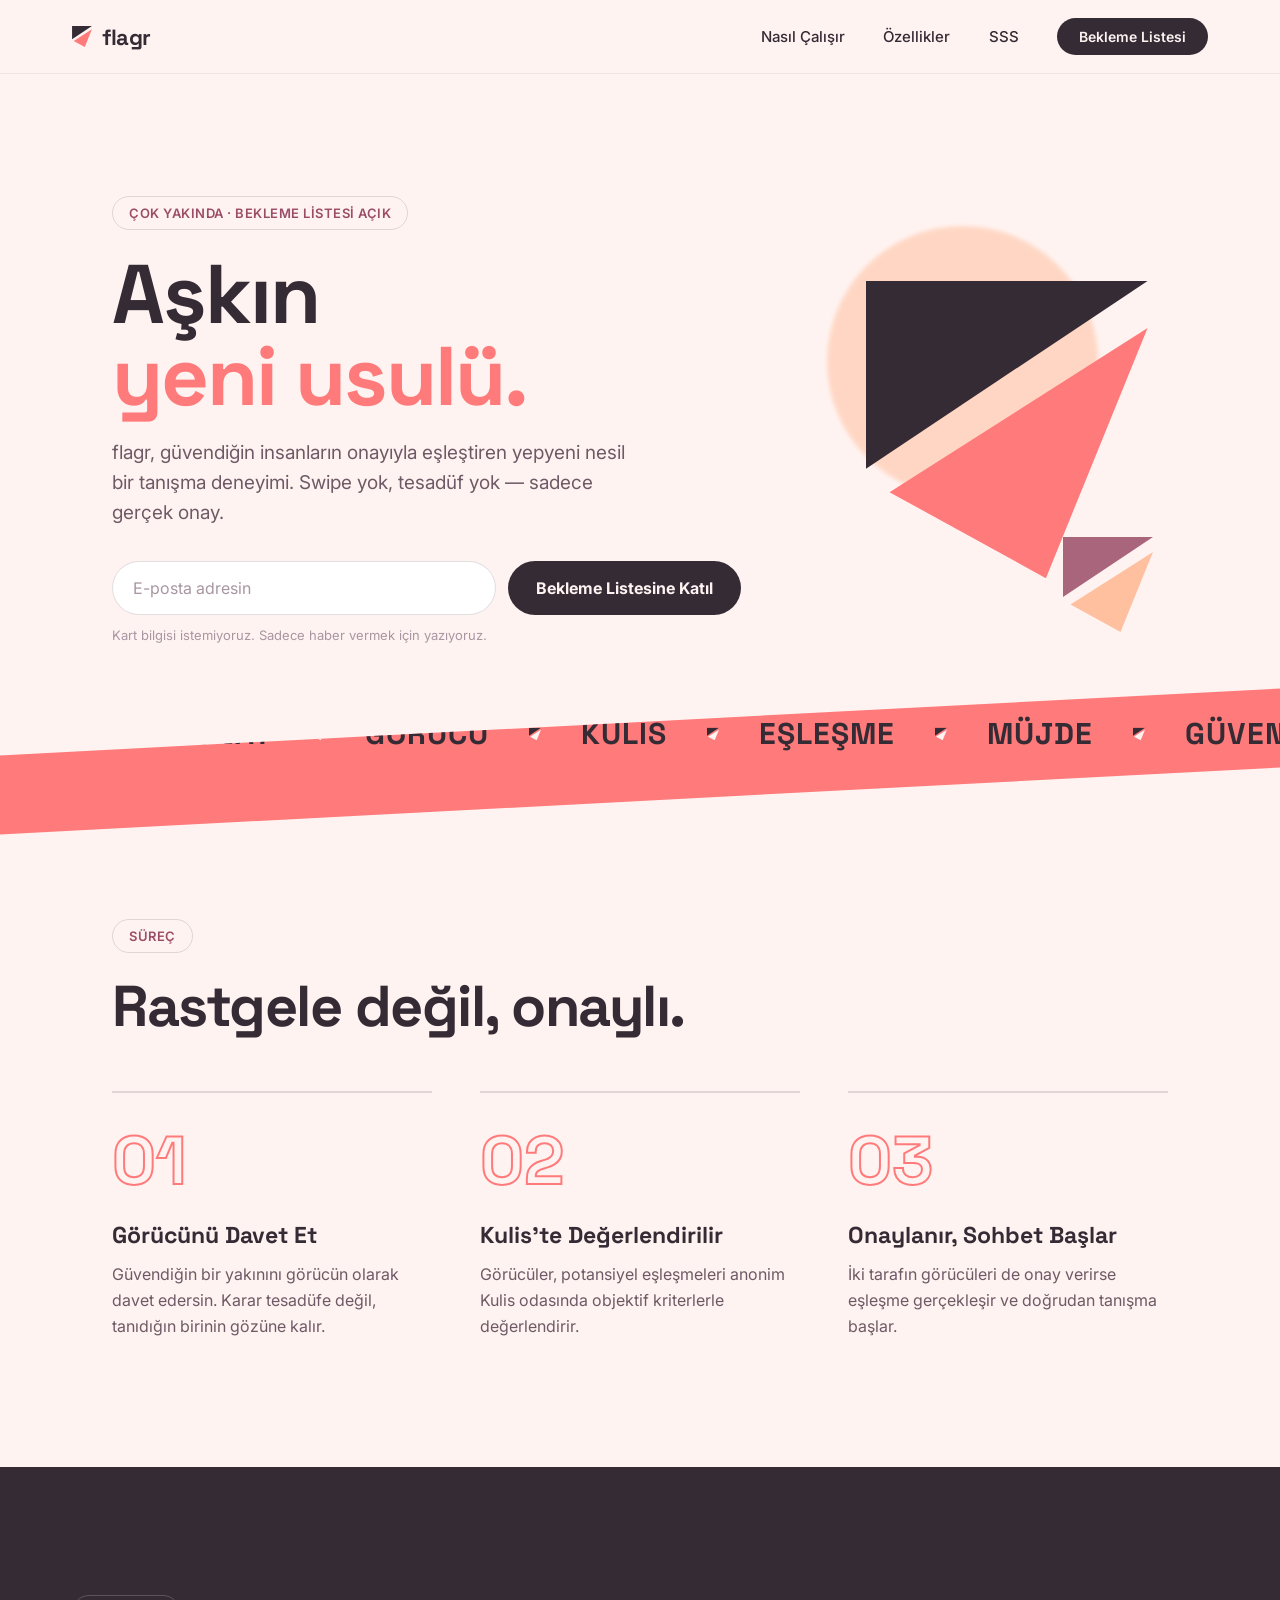
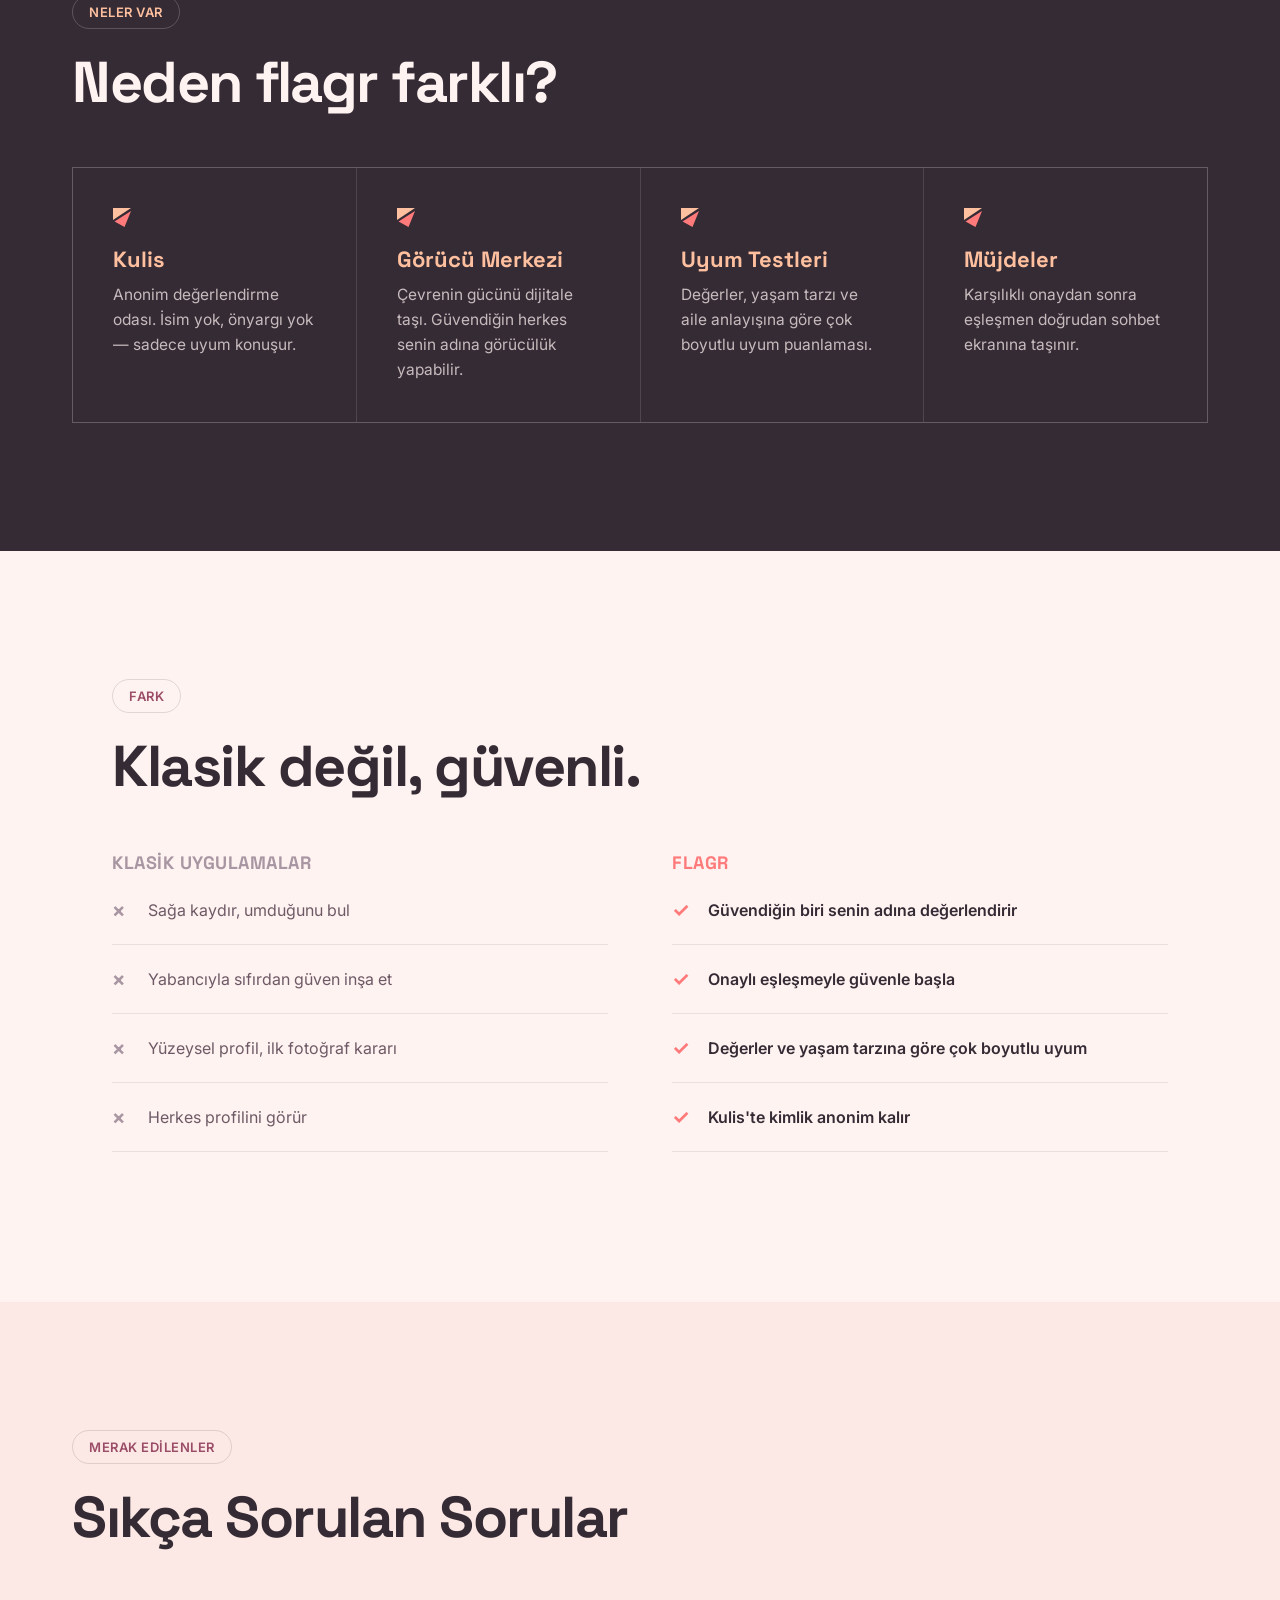
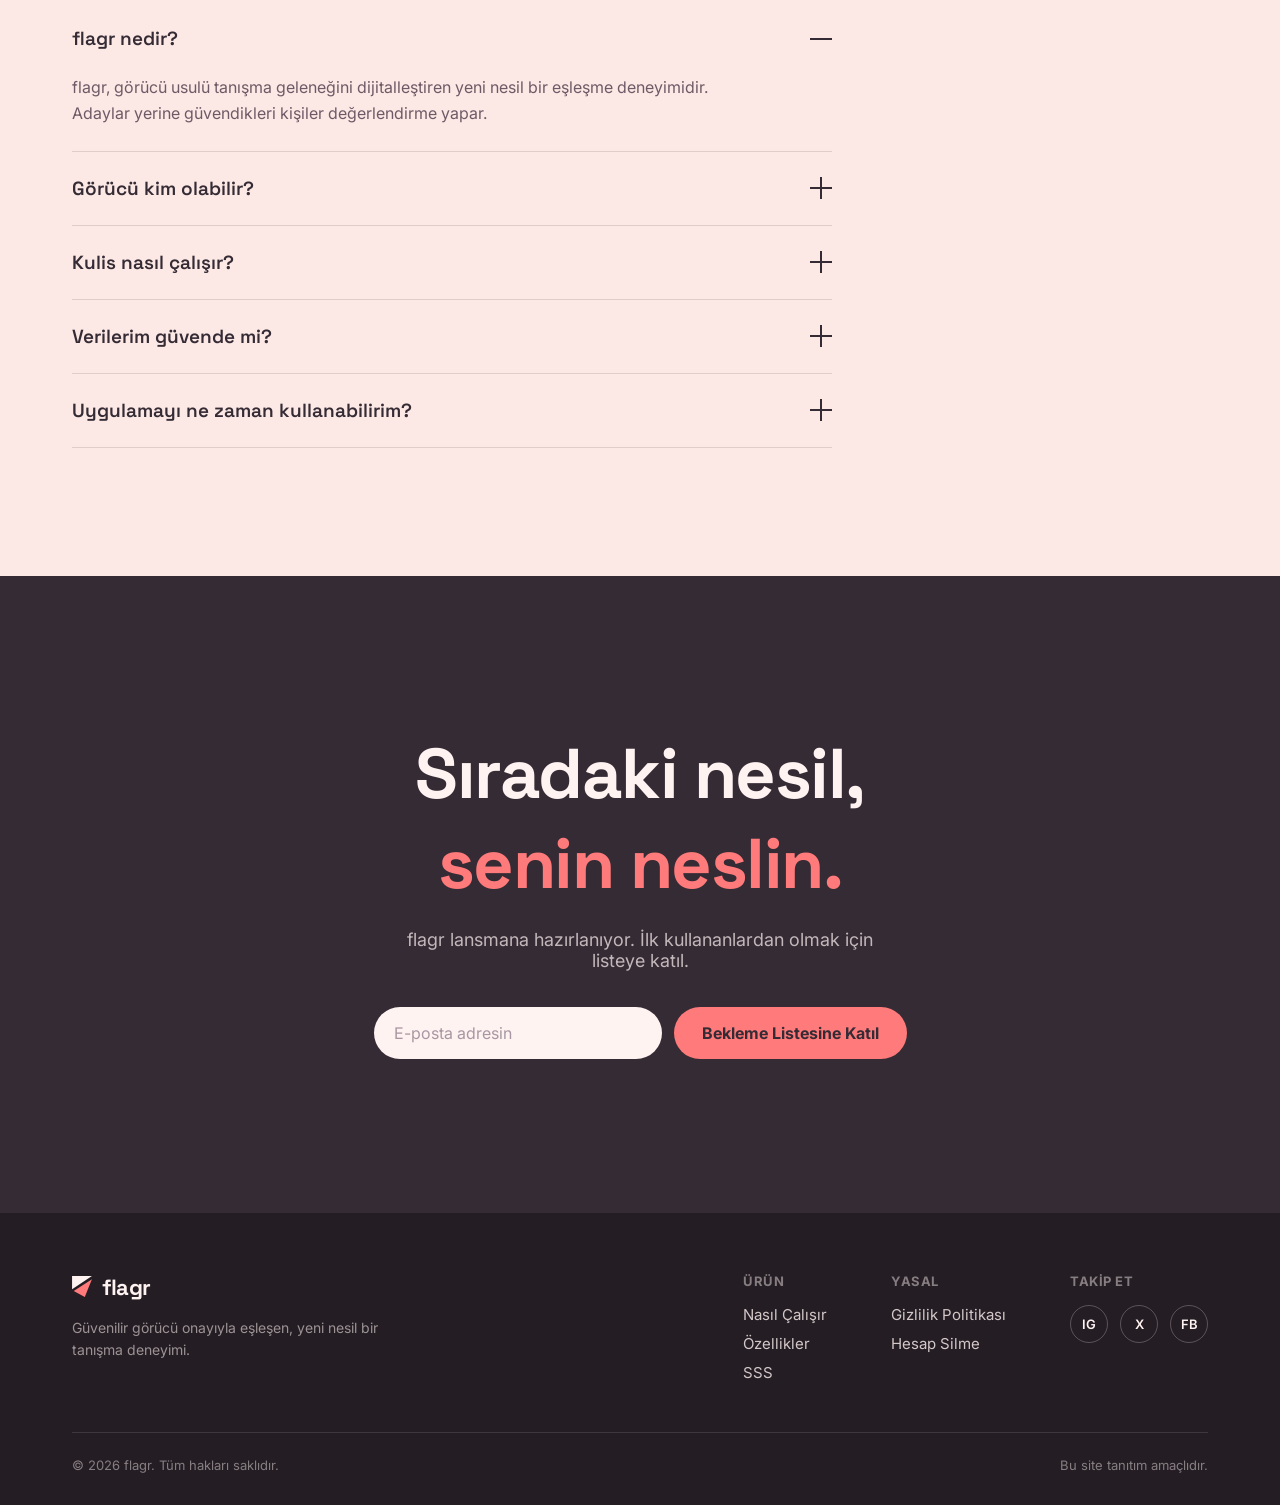
<file: index.html>
<!DOCTYPE html>
<html lang="tr">
<head>
  <meta charset="utf-8" />
  <meta name="viewport" content="width=device-width, initial-scale=1" />

  <!-- Primary meta -->
  <title>flagr — Aşkın yeni usulü</title>
  <meta name="description" content="flagr, güvendiğin insanların onayıyla eşleştiren yeni nesil bir tanışma deneyimi. Swipe yok, tesadüf yok — sadece gerçek onay. Bekleme listesi açık." />
  <meta name="theme-color" content="#FFF3F1" />
  <link rel="canonical" href="https://flagr.com.tr/" />

  <!-- Open Graph -->
  <meta property="og:type" content="website" />
  <meta property="og:title" content="flagr — Aşkın yeni usulü" />
  <meta property="og:description" content="Güvendiğin insanların onayıyla eşleşen yeni nesil tanışma deneyimi. Bekleme listesine katıl." />
  <meta property="og:locale" content="tr_TR" />
  <meta property="og:url" content="https://flagr.com.tr/" />

  <!-- Twitter -->
  <meta name="twitter:card" content="summary_large_image" />
  <meta name="twitter:title" content="flagr — Aşkın yeni usulü" />
  <meta name="twitter:description" content="Güvendiğin insanların onayıyla eşleşen yeni nesil tanışma deneyimi." />

  <!-- Icons -->
  <link rel="icon" href="favicon.svg" type="image/svg+xml" />
  <link rel="manifest" href="site.webmanifest" />

  <!-- Fonts -->
  <link rel="preconnect" href="https://fonts.googleapis.com" />
  <link rel="preconnect" href="https://fonts.gstatic.com" crossorigin />
  <link href="https://fonts.googleapis.com/css2?family=Space+Grotesk:wght@500;600;700&family=Inter:wght@400;500;600;700;800&display=swap" rel="stylesheet" />

  <!-- Styles -->
  <link rel="stylesheet" href="assets/css/styles.css" />
</head>

<body>
  <!-- ============================ NAV ============================ -->
  <nav class="nav">
    <a class="brand" href="#hero" aria-label="flagr ana sayfa">
      <svg class="brand__mark" width="20" height="21" viewBox="0 0 31.24 32.97" aria-hidden="true">
        <polygon points="0,0 31.24,0 0,20.82" fill="#352B35"></polygon>
        <polygon points="2.61,23.43 31.24,5.21 19.96,32.97" fill="#FF7A7A"></polygon>
      </svg>
      <span class="brand__name">flagr</span>
    </a>
    <div class="nav__links">
      <a class="nav__link nav__link--desktop" href="#nasil-calisir">Nasıl Çalışır</a>
      <a class="nav__link" href="#ozellikler">Özellikler</a>
      <a class="nav__link" href="#sss">SSS</a>
      <a class="nav__cta" href="#waitlist">Bekleme Listesi</a>
    </div>
  </nav>

  <main>
    <!-- ============================ HERO ============================ -->
    <section id="hero" class="hero">
      <div class="hero__content">
        <div class="badge">ÇOK YAKINDA · BEKLEME LİSTESİ AÇIK</div>
        <h1 class="hero__title">Aşkın<br /><span class="accent">yeni usulü.</span></h1>
        <p class="hero__lead">flagr, güvendiğin insanların onayıyla eşleştiren yepyeni nesil bir tanışma deneyimi. Swipe yok, tesadüf yok — sadece gerçek onay.</p>

        <form id="waitlist" class="waitlist" data-waitlist novalidate>
          <label class="sr-only" for="waitlist-email">E-posta adresin</label>
          <input class="waitlist__input" id="waitlist-email" type="email" name="email" required placeholder="E-posta adresin" autocomplete="email" />
          <!-- honeypot: botlar doldurur, gerçek kullanıcı görmez -->
          <input class="hp" type="text" name="company" tabindex="-1" autocomplete="off" aria-hidden="true" />
          <button class="btn btn--dark" type="submit">Bekleme Listesine Katıl</button>
        </form>
        <p class="waitlist__success" data-waitlist-success hidden>Seni listeye ekledik. Lansmanı ilk senin haberin olacak.</p>
        <p class="waitlist__error" data-waitlist-error hidden>Bir şeyler ters gitti. Lütfen birazdan tekrar dener misin?</p>
        <p class="waitlist__note">Kart bilgisi istemiyoruz. Sadece haber vermek için yazıyoruz.</p>
      </div>

      <div class="hero__art" aria-hidden="true">
        <div class="hero__blob"></div>
        <svg class="hero__flag hero__flag--big" viewBox="0 0 31.24 32.97">
          <polygon points="0,0 31.24,0 0,20.82" fill="#352B35"></polygon>
          <polygon points="2.61,23.43 31.24,5.21 19.96,32.97" fill="#FF7A7A"></polygon>
        </svg>
        <svg class="hero__flag hero__flag--small" viewBox="0 0 31.24 32.97">
          <polygon points="0,0 31.24,0 0,20.82" fill="#9B4D68" opacity="0.85"></polygon>
          <polygon points="2.61,23.43 31.24,5.21 19.96,32.97" fill="#FFC09F"></polygon>
        </svg>
      </div>
    </section>

    <!-- ============================ MARQUEE ============================ -->
    <div class="marquee" aria-hidden="true">
      <div class="marquee__track">
        <!-- words duplicated for a seamless -50% loop -->
        <span class="marquee__item">GÜVEN <svg viewBox="0 0 31.24 32.97"><polygon points="0,0 31.24,0 0,20.82" fill="#352B35"></polygon><polygon points="2.61,23.43 31.24,5.21 19.96,32.97" fill="#FFF3F1"></polygon></svg></span>
        <span class="marquee__item">ONAY <svg viewBox="0 0 31.24 32.97"><polygon points="0,0 31.24,0 0,20.82" fill="#352B35"></polygon><polygon points="2.61,23.43 31.24,5.21 19.96,32.97" fill="#FFF3F1"></polygon></svg></span>
        <span class="marquee__item">GÖRÜCÜ <svg viewBox="0 0 31.24 32.97"><polygon points="0,0 31.24,0 0,20.82" fill="#352B35"></polygon><polygon points="2.61,23.43 31.24,5.21 19.96,32.97" fill="#FFF3F1"></polygon></svg></span>
        <span class="marquee__item">KULİS <svg viewBox="0 0 31.24 32.97"><polygon points="0,0 31.24,0 0,20.82" fill="#352B35"></polygon><polygon points="2.61,23.43 31.24,5.21 19.96,32.97" fill="#FFF3F1"></polygon></svg></span>
        <span class="marquee__item">EŞLEŞME <svg viewBox="0 0 31.24 32.97"><polygon points="0,0 31.24,0 0,20.82" fill="#352B35"></polygon><polygon points="2.61,23.43 31.24,5.21 19.96,32.97" fill="#FFF3F1"></polygon></svg></span>
        <span class="marquee__item">MÜJDE <svg viewBox="0 0 31.24 32.97"><polygon points="0,0 31.24,0 0,20.82" fill="#352B35"></polygon><polygon points="2.61,23.43 31.24,5.21 19.96,32.97" fill="#FFF3F1"></polygon></svg></span>
        <span class="marquee__item" aria-hidden="true">GÜVEN <svg viewBox="0 0 31.24 32.97"><polygon points="0,0 31.24,0 0,20.82" fill="#352B35"></polygon><polygon points="2.61,23.43 31.24,5.21 19.96,32.97" fill="#FFF3F1"></polygon></svg></span>
        <span class="marquee__item" aria-hidden="true">ONAY <svg viewBox="0 0 31.24 32.97"><polygon points="0,0 31.24,0 0,20.82" fill="#352B35"></polygon><polygon points="2.61,23.43 31.24,5.21 19.96,32.97" fill="#FFF3F1"></polygon></svg></span>
        <span class="marquee__item" aria-hidden="true">GÖRÜCÜ <svg viewBox="0 0 31.24 32.97"><polygon points="0,0 31.24,0 0,20.82" fill="#352B35"></polygon><polygon points="2.61,23.43 31.24,5.21 19.96,32.97" fill="#FFF3F1"></polygon></svg></span>
        <span class="marquee__item" aria-hidden="true">KULİS <svg viewBox="0 0 31.24 32.97"><polygon points="0,0 31.24,0 0,20.82" fill="#352B35"></polygon><polygon points="2.61,23.43 31.24,5.21 19.96,32.97" fill="#FFF3F1"></polygon></svg></span>
        <span class="marquee__item" aria-hidden="true">EŞLEŞME <svg viewBox="0 0 31.24 32.97"><polygon points="0,0 31.24,0 0,20.82" fill="#352B35"></polygon><polygon points="2.61,23.43 31.24,5.21 19.96,32.97" fill="#FFF3F1"></polygon></svg></span>
        <span class="marquee__item" aria-hidden="true">MÜJDE <svg viewBox="0 0 31.24 32.97"><polygon points="0,0 31.24,0 0,20.82" fill="#352B35"></polygon><polygon points="2.61,23.43 31.24,5.21 19.96,32.97" fill="#FFF3F1"></polygon></svg></span>
      </div>
    </div>

    <!-- ============================ NASIL ÇALIŞIR ============================ -->
    <section id="nasil-calisir" class="section">
      <div class="badge">SÜREÇ</div>
      <h2 class="section__title">Rastgele değil, onaylı.</h2>
      <div class="steps">
        <article class="step">
          <span class="step__num">01</span>
          <h3 class="step__title">Görücünü Davet Et</h3>
          <p class="step__desc">Güvendiğin bir yakınını görücün olarak davet edersin. Karar tesadüfe değil, tanıdığın birinin gözüne kalır.</p>
        </article>
        <article class="step">
          <span class="step__num">02</span>
          <h3 class="step__title">Kulis'te Değerlendirilir</h3>
          <p class="step__desc">Görücüler, potansiyel eşleşmeleri anonim Kulis odasında objektif kriterlerle değerlendirir.</p>
        </article>
        <article class="step">
          <span class="step__num">03</span>
          <h3 class="step__title">Onaylanır, Sohbet Başlar</h3>
          <p class="step__desc">İki tarafın görücüleri de onay verirse eşleşme gerçekleşir ve doğrudan tanışma başlar.</p>
        </article>
      </div>
    </section>

    <!-- ============================ ÖZELLİKLER ============================ -->
    <section id="ozellikler" class="section section--dark">
      <div class="badge badge--onDark">NELER VAR</div>
      <h2 class="section__title section__title--light">Neden flagr farklı?</h2>
      <div class="features">
        <article class="feature">
          <svg class="feature__mark" width="18" height="19" viewBox="0 0 31.24 32.97" aria-hidden="true"><polygon points="0,0 31.24,0 0,20.82" fill="#FFC09F"></polygon><polygon points="2.61,23.43 31.24,5.21 19.96,32.97" fill="#FF7A7A"></polygon></svg>
          <h3 class="feature__title">Kulis</h3>
          <p class="feature__desc">Anonim değerlendirme odası. İsim yok, önyargı yok — sadece uyum konuşur.</p>
        </article>
        <article class="feature">
          <svg class="feature__mark" width="18" height="19" viewBox="0 0 31.24 32.97" aria-hidden="true"><polygon points="0,0 31.24,0 0,20.82" fill="#FFC09F"></polygon><polygon points="2.61,23.43 31.24,5.21 19.96,32.97" fill="#FF7A7A"></polygon></svg>
          <h3 class="feature__title">Görücü Merkezi</h3>
          <p class="feature__desc">Çevrenin gücünü dijitale taşı. Güvendiğin herkes senin adına görücülük yapabilir.</p>
        </article>
        <article class="feature">
          <svg class="feature__mark" width="18" height="19" viewBox="0 0 31.24 32.97" aria-hidden="true"><polygon points="0,0 31.24,0 0,20.82" fill="#FFC09F"></polygon><polygon points="2.61,23.43 31.24,5.21 19.96,32.97" fill="#FF7A7A"></polygon></svg>
          <h3 class="feature__title">Uyum Testleri</h3>
          <p class="feature__desc">Değerler, yaşam tarzı ve aile anlayışına göre çok boyutlu uyum puanlaması.</p>
        </article>
        <article class="feature">
          <svg class="feature__mark" width="18" height="19" viewBox="0 0 31.24 32.97" aria-hidden="true"><polygon points="0,0 31.24,0 0,20.82" fill="#FFC09F"></polygon><polygon points="2.61,23.43 31.24,5.21 19.96,32.97" fill="#FF7A7A"></polygon></svg>
          <h3 class="feature__title">Müjdeler</h3>
          <p class="feature__desc">Karşılıklı onaydan sonra eşleşmen doğrudan sohbet ekranına taşınır.</p>
        </article>
      </div>
    </section>

    <!-- ============================ FARK / KARŞILAŞTIRMA ============================ -->
    <section class="section">
      <div class="badge">FARK</div>
      <h2 class="section__title">Klasik değil, güvenli.</h2>
      <div class="compare">
        <div class="compare__col">
          <h3 class="compare__head compare__head--old">Klasik Uygulamalar</h3>
          <div class="compare__row"><span class="compare__mark compare__mark--old">×</span><p class="compare__text compare__text--old">Sağa kaydır, umduğunu bul</p></div>
          <div class="compare__row"><span class="compare__mark compare__mark--old">×</span><p class="compare__text compare__text--old">Yabancıyla sıfırdan güven inşa et</p></div>
          <div class="compare__row"><span class="compare__mark compare__mark--old">×</span><p class="compare__text compare__text--old">Yüzeysel profil, ilk fotoğraf kararı</p></div>
          <div class="compare__row"><span class="compare__mark compare__mark--old">×</span><p class="compare__text compare__text--old">Herkes profilini görür</p></div>
        </div>
        <div class="compare__col">
          <h3 class="compare__head compare__head--new">flagr</h3>
          <div class="compare__row"><span class="compare__mark compare__mark--new">✓</span><p class="compare__text compare__text--new">Güvendiğin biri senin adına değerlendirir</p></div>
          <div class="compare__row"><span class="compare__mark compare__mark--new">✓</span><p class="compare__text compare__text--new">Onaylı eşleşmeyle güvenle başla</p></div>
          <div class="compare__row"><span class="compare__mark compare__mark--new">✓</span><p class="compare__text compare__text--new">Değerler ve yaşam tarzına göre çok boyutlu uyum</p></div>
          <div class="compare__row"><span class="compare__mark compare__mark--new">✓</span><p class="compare__text compare__text--new">Kulis'te kimlik anonim kalır</p></div>
        </div>
      </div>
    </section>

    <!-- ============================ SSS ============================ -->
    <section id="sss" class="section section--faq">
      <div class="badge">MERAK EDİLENLER</div>
      <h2 class="section__title">Sıkça Sorulan Sorular</h2>
      <div class="faq" data-faq>
        <div class="faq__item">
          <button class="faq__q" type="button" aria-expanded="true">
            <span>flagr nedir?</span>
            <span class="faq__icon" aria-hidden="true"></span>
          </button>
          <div class="faq__a"><p>flagr, görücü usulü tanışma geleneğini dijitalleştiren yeni nesil bir eşleşme deneyimidir. Adaylar yerine güvendikleri kişiler değerlendirme yapar.</p></div>
        </div>
        <div class="faq__item">
          <button class="faq__q" type="button" aria-expanded="false">
            <span>Görücü kim olabilir?</span>
            <span class="faq__icon" aria-hidden="true"></span>
          </button>
          <div class="faq__a"><p>Güvendiğin herhangi bir arkadaşın, ailenin ya da yakının davet linkiyle görücün olabilir.</p></div>
        </div>
        <div class="faq__item">
          <button class="faq__q" type="button" aria-expanded="false">
            <span>Kulis nasıl çalışır?</span>
            <span class="faq__icon" aria-hidden="true"></span>
          </button>
          <div class="faq__a"><p>Kulis, görücülerin potansiyel eşleşmeleri anonim biçimde değerlendirip oy verdiği odadır. İki taraf da onaylarsa eşleşme gerçekleşir.</p></div>
        </div>
        <div class="faq__item">
          <button class="faq__q" type="button" aria-expanded="false">
            <span>Verilerim güvende mi?</span>
            <span class="faq__icon" aria-hidden="true"></span>
          </button>
          <div class="faq__a"><p>Kulis içindeki tüm bilgiler anonimleştirilir; kimlik bilgisi yalnızca karşılıklı onaydan sonra paylaşılır.</p></div>
        </div>
        <div class="faq__item">
          <button class="faq__q" type="button" aria-expanded="false">
            <span>Uygulamayı ne zaman kullanabilirim?</span>
            <span class="faq__icon" aria-hidden="true"></span>
          </button>
          <div class="faq__a"><p>flagr şu anda bekleme listesi aşamasında. Listeye katıl, lansmanı ilk öğrenenlerden ol.</p></div>
        </div>
      </div>
    </section>

    <!-- ============================ SON CTA ============================ -->
    <section class="cta">
      <h2 class="cta__title">Sıradaki nesil,<br /><span class="accent">senin neslin.</span></h2>
      <p class="cta__lead">flagr lansmana hazırlanıyor. İlk kullananlardan olmak için listeye katıl.</p>
      <form class="waitlist waitlist--center" data-waitlist novalidate>
        <label class="sr-only" for="cta-email">E-posta adresin</label>
        <input class="waitlist__input waitlist__input--light" id="cta-email" type="email" name="email" required placeholder="E-posta adresin" autocomplete="email" />
        <!-- honeypot: botlar doldurur, gerçek kullanıcı görmez -->
        <input class="hp" type="text" name="company" tabindex="-1" autocomplete="off" aria-hidden="true" />
        <button class="btn btn--coral" type="submit">Bekleme Listesine Katıl</button>
      </form>
      <p class="waitlist__success waitlist__success--onDark" data-waitlist-success hidden>Seni listeye ekledik. Lansmanı ilk senin haberin olacak.</p>
      <p class="waitlist__error waitlist__error--onDark" data-waitlist-error hidden>Bir şeyler ters gitti. Lütfen birazdan tekrar dener misin?</p>
    </section>
  </main>

  <!-- ============================ FOOTER ============================ -->
  <footer class="footer">
    <div class="footer__top">
      <div class="footer__brand">
        <div class="brand">
          <svg class="brand__mark" width="20" height="21" viewBox="0 0 31.24 32.97" aria-hidden="true"><polygon points="0,0 31.24,0 0,20.82" fill="#FFF3F1"></polygon><polygon points="2.61,23.43 31.24,5.21 19.96,32.97" fill="#FF7A7A"></polygon></svg>
          <span class="brand__name brand__name--light">flagr</span>
        </div>
        <p class="footer__desc">Güvenilir görücü onayıyla eşleşen, yeni nesil bir tanışma deneyimi.</p>
      </div>
      <div class="footer__cols">
        <div class="footer__col">
          <h4 class="footer__heading">Ürün</h4>
          <a class="footer__link" href="#nasil-calisir">Nasıl Çalışır</a>
          <a class="footer__link" href="#ozellikler">Özellikler</a>
          <a class="footer__link" href="#sss">SSS</a>
        </div>
        <div class="footer__col">
          <h4 class="footer__heading">Yasal</h4>
          <a class="footer__link" href="gizlilik.html">Gizlilik Politikası</a>
          <a class="footer__link" href="hesap-silme.html">Hesap Silme</a>
        </div>
        <div class="footer__col">
          <h4 class="footer__heading">Takip Et</h4>
          <div class="footer__social">
            <a class="footer__social-link" href="https://www.instagram.com/flagrapp/" target="_blank" rel="noopener noreferrer" aria-label="Instagram">IG</a>
            <a class="footer__social-link" href="https://x.com/flagrtr" target="_blank" rel="noopener noreferrer" aria-label="X (Twitter)">X</a>
            <a class="footer__social-link" href="https://www.facebook.com/profile.php?id=61592181640658" target="_blank" rel="noopener noreferrer" aria-label="Facebook">FB</a>
          </div>
        </div>
      </div>
    </div>
    <div class="footer__bottom">
      <span>© <span data-year>2026</span> flagr. Tüm hakları saklıdır.</span>
      <span>Bu site tanıtım amaçlıdır.</span>
    </div>
  </footer>

  <script src="assets/js/main.js" defer></script>
</body>
</html>
</file>
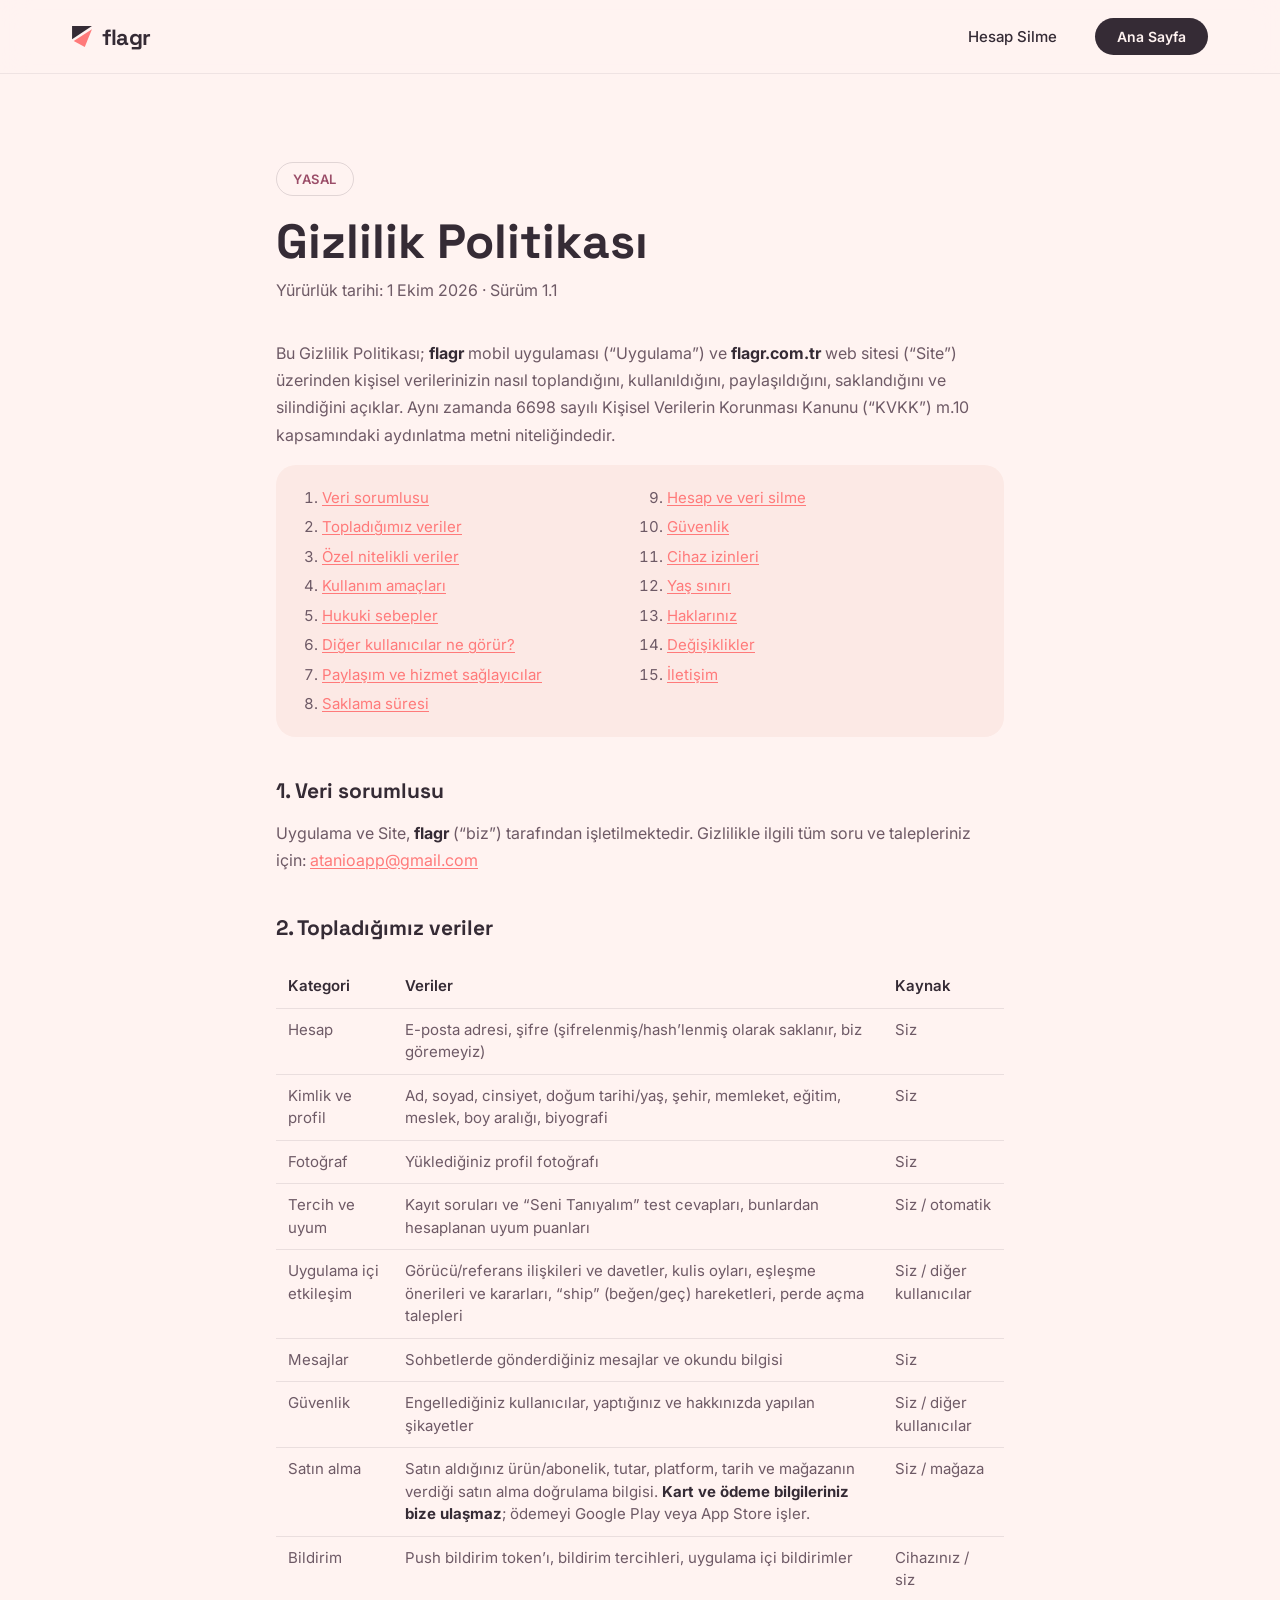
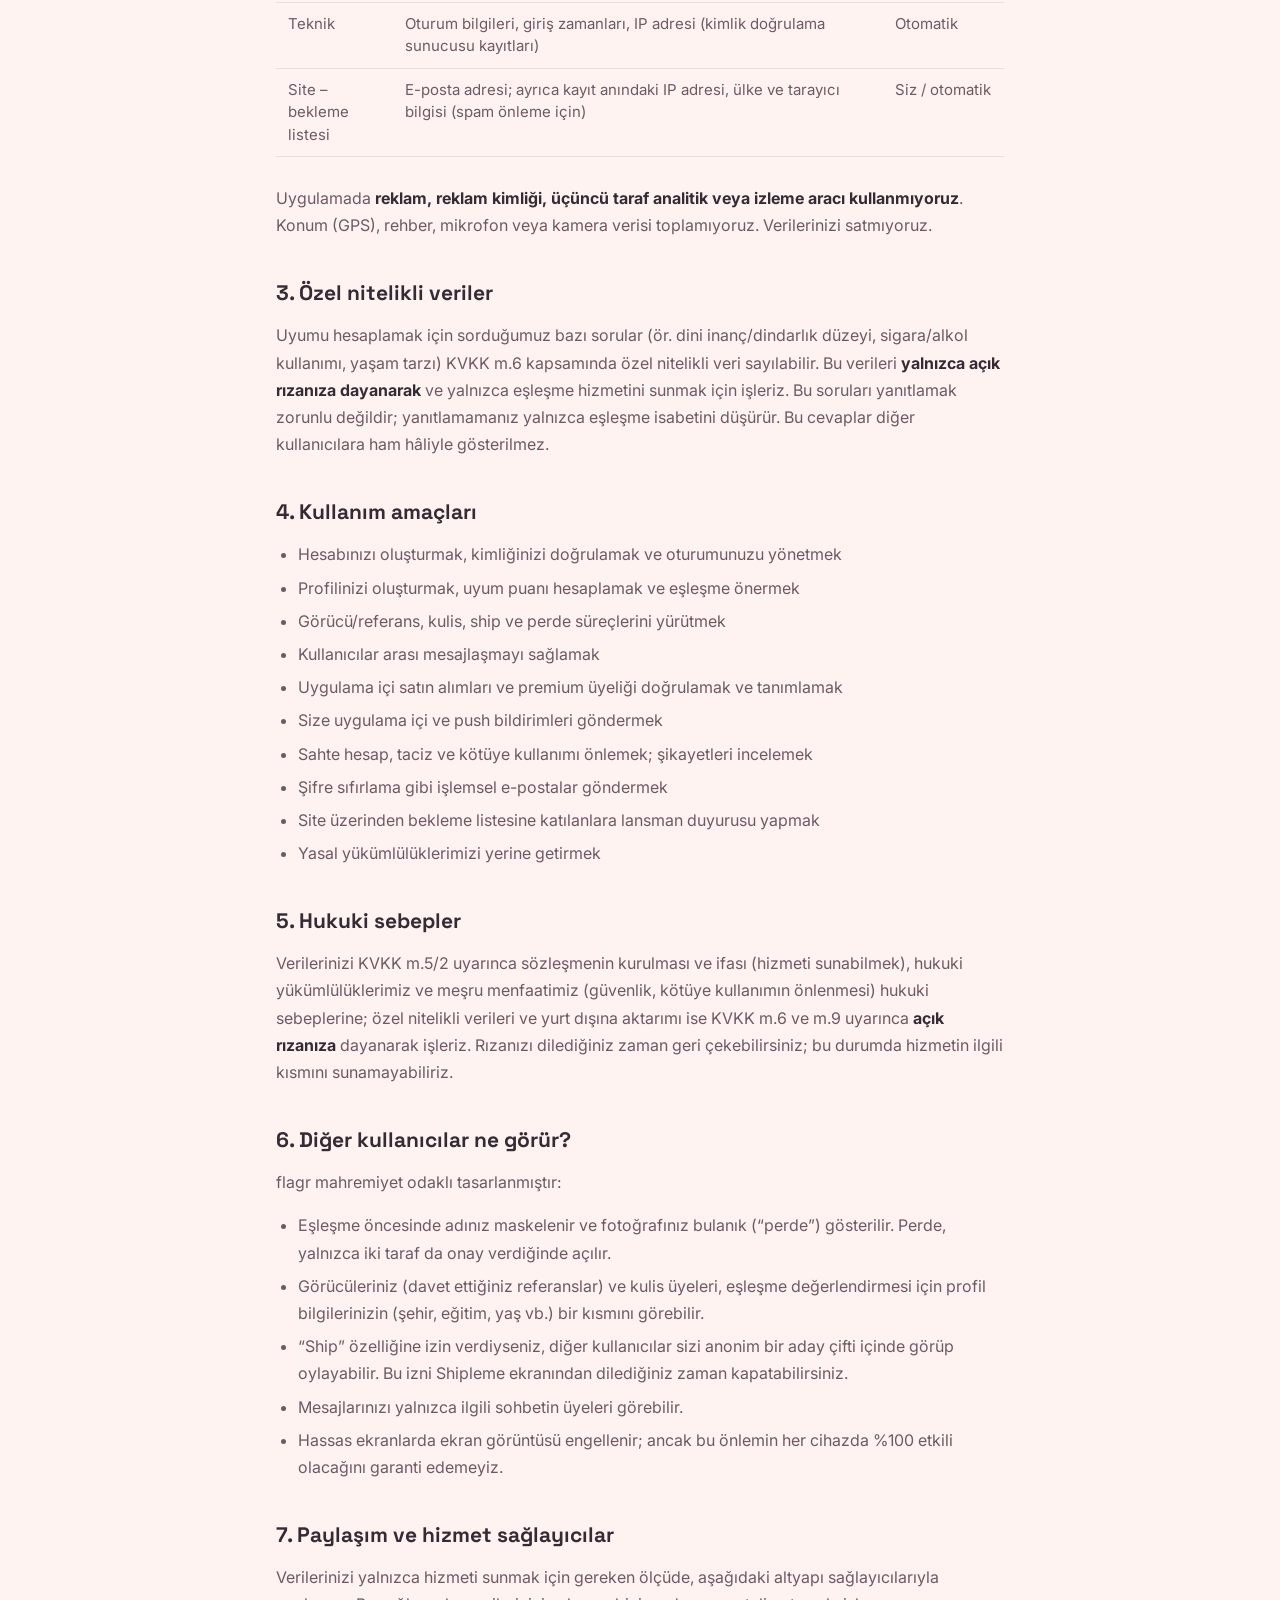
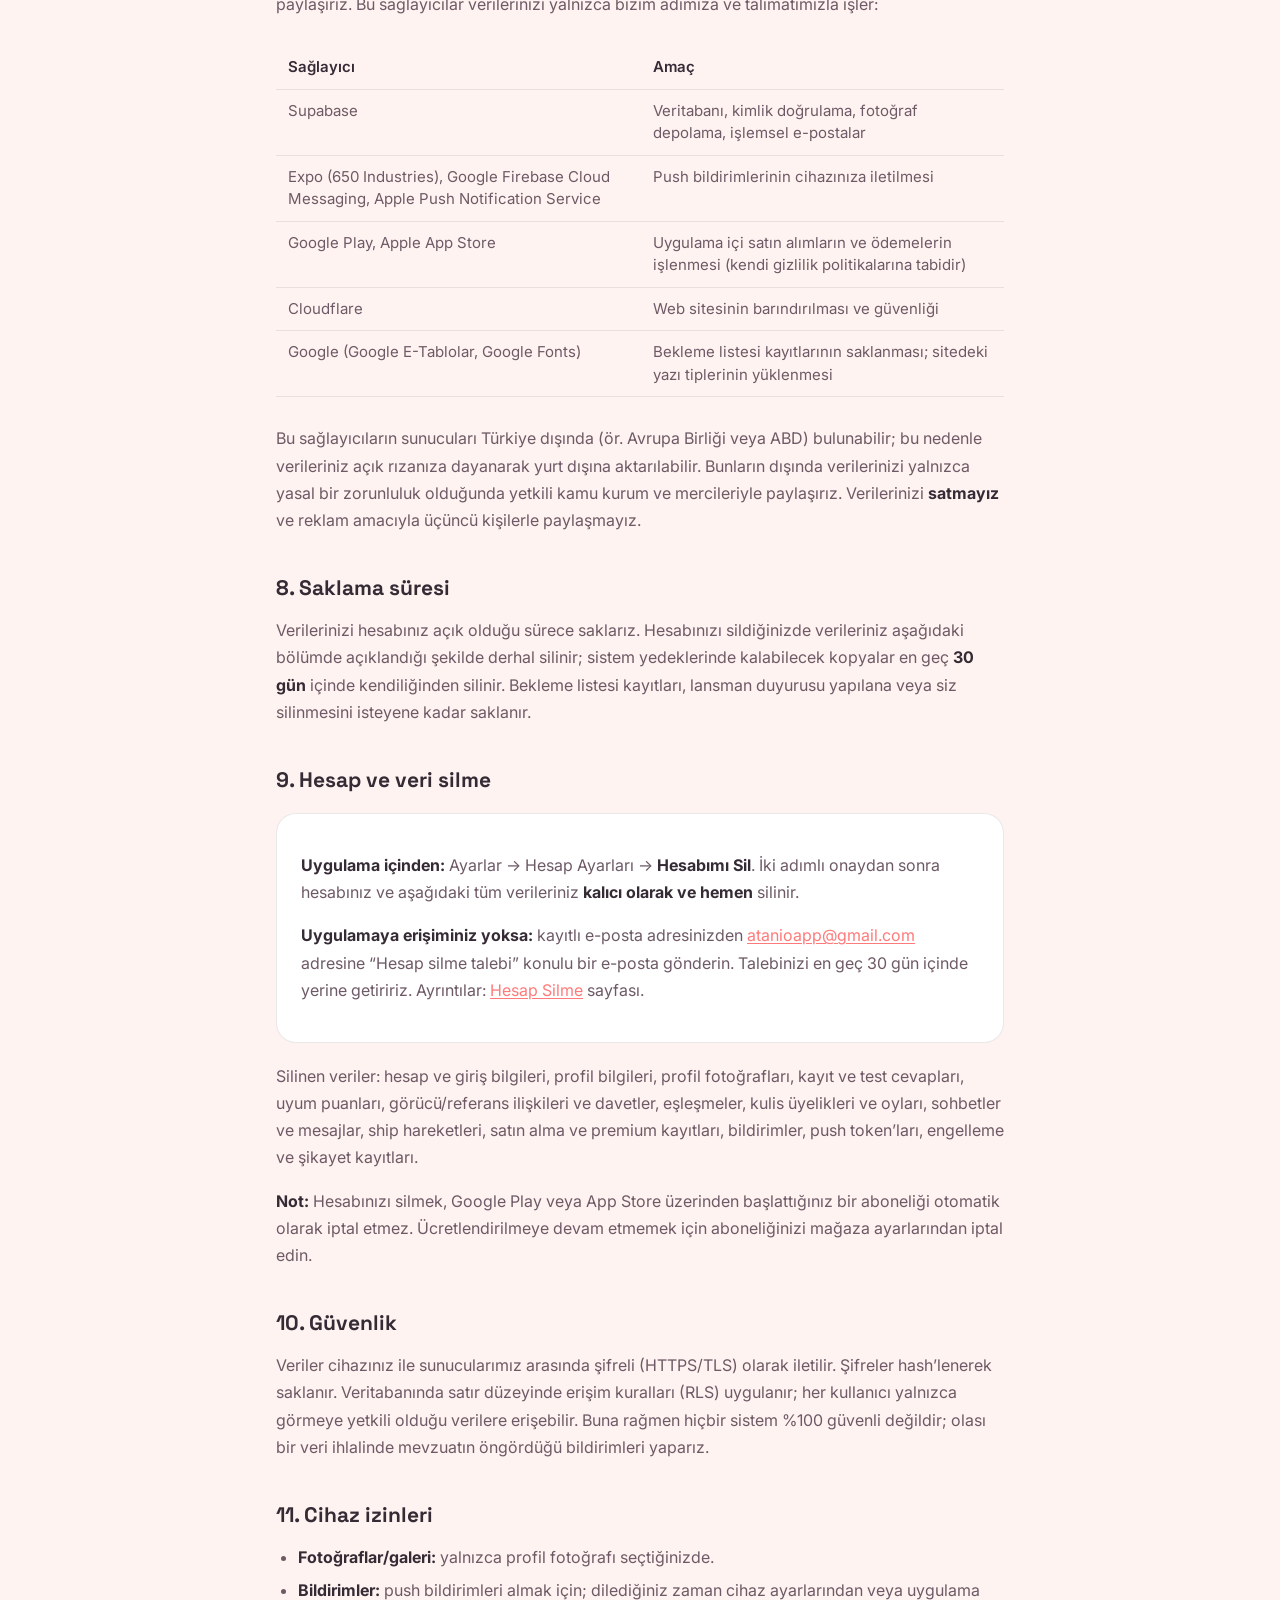
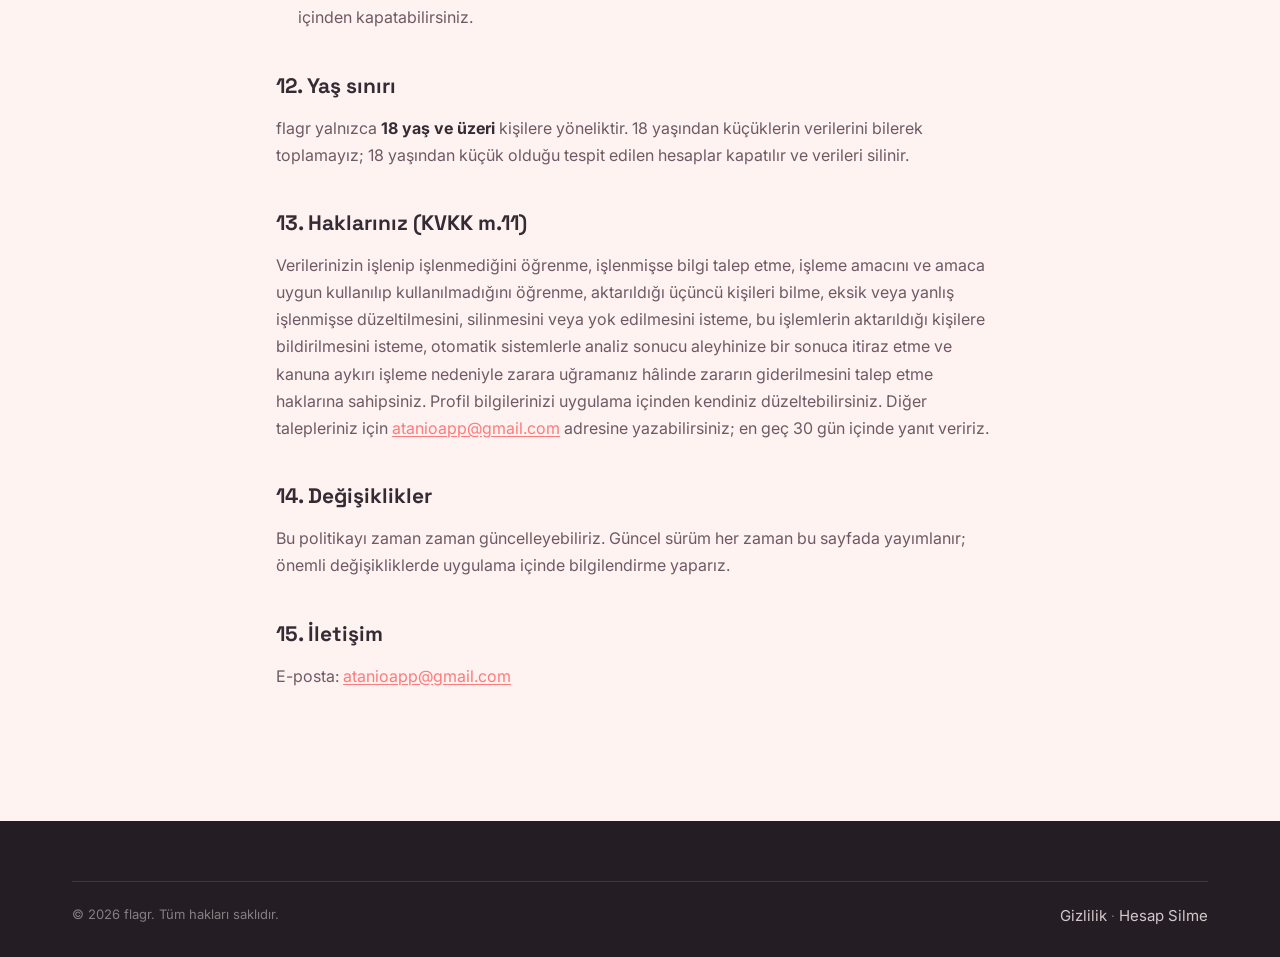
<file: gizlilik.html>
<!DOCTYPE html>
<html lang="tr">
<head>
  <meta charset="utf-8" />
  <meta name="viewport" content="width=device-width, initial-scale=1" />
  <title>Gizlilik Politikası — flagr</title>
  <meta name="description" content="flagr mobil uygulaması ve web sitesi için gizlilik politikası ve KVKK aydınlatma metni: hangi verileri topluyoruz, nasıl kullanıyoruz, kimlerle paylaşıyoruz ve verilerinizi nasıl silebilirsiniz." />
  <meta name="theme-color" content="#FFF3F1" />
  <link rel="canonical" href="https://flagr.com.tr/gizlilik" />
  <link rel="icon" href="favicon.svg" type="image/svg+xml" />
  <link rel="preconnect" href="https://fonts.googleapis.com" />
  <link rel="preconnect" href="https://fonts.gstatic.com" crossorigin />
  <link href="https://fonts.googleapis.com/css2?family=Space+Grotesk:wght@500;600;700&family=Inter:wght@400;500;600;700;800&display=swap" rel="stylesheet" />
  <link rel="stylesheet" href="assets/css/styles.css" />
</head>

<body>
  <nav class="nav">
    <a class="brand" href="./" aria-label="flagr ana sayfa">
      <svg class="brand__mark" width="20" height="21" viewBox="0 0 31.24 32.97" aria-hidden="true">
        <polygon points="0,0 31.24,0 0,20.82" fill="#352B35"></polygon>
        <polygon points="2.61,23.43 31.24,5.21 19.96,32.97" fill="#FF7A7A"></polygon>
      </svg>
      <span class="brand__name">flagr</span>
    </a>
    <div class="nav__links">
      <a class="nav__link" href="hesap-silme.html">Hesap Silme</a>
      <a class="nav__cta" href="./">Ana Sayfa</a>
    </div>
  </nav>

  <main class="legal">
    <div class="badge">YASAL</div>
    <h1 class="legal__title">Gizlilik Politikası</h1>
    <p class="legal__meta">Yürürlük tarihi: 1 Ekim 2026 · Sürüm 1.1</p>

    <p>Bu Gizlilik Politikası; <strong>flagr</strong> mobil uygulaması (“Uygulama”) ve <strong>flagr.com.tr</strong> web sitesi (“Site”) üzerinden kişisel verilerinizin nasıl toplandığını, kullanıldığını, paylaşıldığını, saklandığını ve silindiğini açıklar. Aynı zamanda 6698 sayılı Kişisel Verilerin Korunması Kanunu (“KVKK”) m.10 kapsamındaki aydınlatma metni niteliğindedir.</p>

    <nav class="legal__toc" aria-label="İçindekiler">
      <ol>
        <li><a href="#sorumlu">Veri sorumlusu</a></li>
        <li><a href="#veriler">Topladığımız veriler</a></li>
        <li><a href="#ozel">Özel nitelikli veriler</a></li>
        <li><a href="#amac">Kullanım amaçları</a></li>
        <li><a href="#hukuki">Hukuki sebepler</a></li>
        <li><a href="#gorunurluk">Diğer kullanıcılar ne görür?</a></li>
        <li><a href="#paylasim">Paylaşım ve hizmet sağlayıcılar</a></li>
        <li><a href="#saklama">Saklama süresi</a></li>
        <li><a href="#silme">Hesap ve veri silme</a></li>
        <li><a href="#guvenlik">Güvenlik</a></li>
        <li><a href="#izinler">Cihaz izinleri</a></li>
        <li><a href="#cocuk">Yaş sınırı</a></li>
        <li><a href="#haklar">Haklarınız</a></li>
        <li><a href="#degisiklik">Değişiklikler</a></li>
        <li><a href="#iletisim">İletişim</a></li>
      </ol>
    </nav>

    <h2 id="sorumlu">1. Veri sorumlusu</h2>
    <p>Uygulama ve Site, <strong>flagr</strong> (“biz”) tarafından işletilmektedir. Gizlilikle ilgili tüm soru ve talepleriniz için: <a href="mailto:atanioapp@gmail.com">atanioapp@gmail.com</a></p>

    <h2 id="veriler">2. Topladığımız veriler</h2>
    <div class="table-wrap">
      <table>
        <thead><tr><th>Kategori</th><th>Veriler</th><th>Kaynak</th></tr></thead>
        <tbody>
          <tr><td>Hesap</td><td>E-posta adresi, şifre (şifrelenmiş/hash’lenmiş olarak saklanır, biz göremeyiz)</td><td>Siz</td></tr>
          <tr><td>Kimlik ve profil</td><td>Ad, soyad, cinsiyet, doğum tarihi/yaş, şehir, memleket, eğitim, meslek, boy aralığı, biyografi</td><td>Siz</td></tr>
          <tr><td>Fotoğraf</td><td>Yüklediğiniz profil fotoğrafı</td><td>Siz</td></tr>
          <tr><td>Tercih ve uyum</td><td>Kayıt soruları ve “Seni Tanıyalım” test cevapları, bunlardan hesaplanan uyum puanları</td><td>Siz / otomatik</td></tr>
          <tr><td>Uygulama içi etkileşim</td><td>Görücü/referans ilişkileri ve davetler, kulis oyları, eşleşme önerileri ve kararları, “ship” (beğen/geç) hareketleri, perde açma talepleri</td><td>Siz / diğer kullanıcılar</td></tr>
          <tr><td>Mesajlar</td><td>Sohbetlerde gönderdiğiniz mesajlar ve okundu bilgisi</td><td>Siz</td></tr>
          <tr><td>Güvenlik</td><td>Engellediğiniz kullanıcılar, yaptığınız ve hakkınızda yapılan şikayetler</td><td>Siz / diğer kullanıcılar</td></tr>
          <tr><td>Satın alma</td><td>Satın aldığınız ürün/abonelik, tutar, platform, tarih ve mağazanın verdiği satın alma doğrulama bilgisi. <strong>Kart ve ödeme bilgileriniz bize ulaşmaz</strong>; ödemeyi Google Play veya App Store işler.</td><td>Siz / mağaza</td></tr>
          <tr><td>Bildirim</td><td>Push bildirim token’ı, bildirim tercihleri, uygulama içi bildirimler</td><td>Cihazınız / siz</td></tr>
          <tr><td>Teknik</td><td>Oturum bilgileri, giriş zamanları, IP adresi (kimlik doğrulama sunucusu kayıtları)</td><td>Otomatik</td></tr>
          <tr><td>Site – bekleme listesi</td><td>E-posta adresi; ayrıca kayıt anındaki IP adresi, ülke ve tarayıcı bilgisi (spam önleme için)</td><td>Siz / otomatik</td></tr>
        </tbody>
      </table>
    </div>
    <p>Uygulamada <strong>reklam, reklam kimliği, üçüncü taraf analitik veya izleme aracı kullanmıyoruz</strong>. Konum (GPS), rehber, mikrofon veya kamera verisi toplamıyoruz. Verilerinizi satmıyoruz.</p>

    <h2 id="ozel">3. Özel nitelikli veriler</h2>
    <p>Uyumu hesaplamak için sorduğumuz bazı sorular (ör. dini inanç/dindarlık düzeyi, sigara/alkol kullanımı, yaşam tarzı) KVKK m.6 kapsamında özel nitelikli veri sayılabilir. Bu verileri <strong>yalnızca açık rızanıza dayanarak</strong> ve yalnızca eşleşme hizmetini sunmak için işleriz. Bu soruları yanıtlamak zorunlu değildir; yanıtlamamanız yalnızca eşleşme isabetini düşürür. Bu cevaplar diğer kullanıcılara ham hâliyle gösterilmez.</p>

    <h2 id="amac">4. Kullanım amaçları</h2>
    <ul>
      <li>Hesabınızı oluşturmak, kimliğinizi doğrulamak ve oturumunuzu yönetmek</li>
      <li>Profilinizi oluşturmak, uyum puanı hesaplamak ve eşleşme önermek</li>
      <li>Görücü/referans, kulis, ship ve perde süreçlerini yürütmek</li>
      <li>Kullanıcılar arası mesajlaşmayı sağlamak</li>
      <li>Uygulama içi satın alımları ve premium üyeliği doğrulamak ve tanımlamak</li>
      <li>Size uygulama içi ve push bildirimleri göndermek</li>
      <li>Sahte hesap, taciz ve kötüye kullanımı önlemek; şikayetleri incelemek</li>
      <li>Şifre sıfırlama gibi işlemsel e-postalar göndermek</li>
      <li>Site üzerinden bekleme listesine katılanlara lansman duyurusu yapmak</li>
      <li>Yasal yükümlülüklerimizi yerine getirmek</li>
    </ul>

    <h2 id="hukuki">5. Hukuki sebepler</h2>
    <p>Verilerinizi KVKK m.5/2 uyarınca sözleşmenin kurulması ve ifası (hizmeti sunabilmek), hukuki yükümlülüklerimiz ve meşru menfaatimiz (güvenlik, kötüye kullanımın önlenmesi) hukuki sebeplerine; özel nitelikli verileri ve yurt dışına aktarımı ise KVKK m.6 ve m.9 uyarınca <strong>açık rızanıza</strong> dayanarak işleriz. Rızanızı dilediğiniz zaman geri çekebilirsiniz; bu durumda hizmetin ilgili kısmını sunamayabiliriz.</p>

    <h2 id="gorunurluk">6. Diğer kullanıcılar ne görür?</h2>
    <p>flagr mahremiyet odaklı tasarlanmıştır:</p>
    <ul>
      <li>Eşleşme öncesinde adınız maskelenir ve fotoğrafınız bulanık (“perde”) gösterilir. Perde, yalnızca iki taraf da onay verdiğinde açılır.</li>
      <li>Görücüleriniz (davet ettiğiniz referanslar) ve kulis üyeleri, eşleşme değerlendirmesi için profil bilgilerinizin (şehir, eğitim, yaş vb.) bir kısmını görebilir.</li>
      <li>“Ship” özelliğine izin verdiyseniz, diğer kullanıcılar sizi anonim bir aday çifti içinde görüp oylayabilir. Bu izni Shipleme ekranından dilediğiniz zaman kapatabilirsiniz.</li>
      <li>Mesajlarınızı yalnızca ilgili sohbetin üyeleri görebilir.</li>
      <li>Hassas ekranlarda ekran görüntüsü engellenir; ancak bu önlemin her cihazda %100 etkili olacağını garanti edemeyiz.</li>
    </ul>

    <h2 id="paylasim">7. Paylaşım ve hizmet sağlayıcılar</h2>
    <p>Verilerinizi yalnızca hizmeti sunmak için gereken ölçüde, aşağıdaki altyapı sağlayıcılarıyla paylaşırız. Bu sağlayıcılar verilerinizi yalnızca bizim adımıza ve talimatımızla işler:</p>
    <div class="table-wrap">
      <table>
        <thead><tr><th>Sağlayıcı</th><th>Amaç</th></tr></thead>
        <tbody>
          <tr><td>Supabase</td><td>Veritabanı, kimlik doğrulama, fotoğraf depolama, işlemsel e-postalar</td></tr>
          <tr><td>Expo (650 Industries), Google Firebase Cloud Messaging, Apple Push Notification Service</td><td>Push bildirimlerinin cihazınıza iletilmesi</td></tr>
          <tr><td>Google Play, Apple App Store</td><td>Uygulama içi satın alımların ve ödemelerin işlenmesi (kendi gizlilik politikalarına tabidir)</td></tr>
          <tr><td>Cloudflare</td><td>Web sitesinin barındırılması ve güvenliği</td></tr>
          <tr><td>Google (Google E-Tablolar, Google Fonts)</td><td>Bekleme listesi kayıtlarının saklanması; sitedeki yazı tiplerinin yüklenmesi</td></tr>
        </tbody>
      </table>
    </div>
    <p>Bu sağlayıcıların sunucuları Türkiye dışında (ör. Avrupa Birliği veya ABD) bulunabilir; bu nedenle verileriniz açık rızanıza dayanarak yurt dışına aktarılabilir. Bunların dışında verilerinizi yalnızca yasal bir zorunluluk olduğunda yetkili kamu kurum ve mercileriyle paylaşırız. Verilerinizi <strong>satmayız</strong> ve reklam amacıyla üçüncü kişilerle paylaşmayız.</p>

    <h2 id="saklama">8. Saklama süresi</h2>
    <p>Verilerinizi hesabınız açık olduğu sürece saklarız. Hesabınızı sildiğinizde verileriniz aşağıdaki bölümde açıklandığı şekilde derhal silinir; sistem yedeklerinde kalabilecek kopyalar en geç <strong>30 gün</strong> içinde kendiliğinden silinir. Bekleme listesi kayıtları, lansman duyurusu yapılana veya siz silinmesini isteyene kadar saklanır.</p>

    <h2 id="silme">9. Hesap ve veri silme</h2>
    <div class="legal__box">
      <p><strong>Uygulama içinden:</strong> Ayarlar → Hesap Ayarları → <strong>Hesabımı Sil</strong>. İki adımlı onaydan sonra hesabınız ve aşağıdaki tüm verileriniz <strong>kalıcı olarak ve hemen</strong> silinir.</p>
      <p><strong>Uygulamaya erişiminiz yoksa:</strong> kayıtlı e-posta adresinizden <a href="mailto:atanioapp@gmail.com?subject=Hesap%20silme%20talebi">atanioapp@gmail.com</a> adresine “Hesap silme talebi” konulu bir e-posta gönderin. Talebinizi en geç 30 gün içinde yerine getiririz. Ayrıntılar: <a href="hesap-silme.html">Hesap Silme</a> sayfası.</p>
    </div>
    <p>Silinen veriler: hesap ve giriş bilgileri, profil bilgileri, profil fotoğrafları, kayıt ve test cevapları, uyum puanları, görücü/referans ilişkileri ve davetler, eşleşmeler, kulis üyelikleri ve oyları, sohbetler ve mesajlar, ship hareketleri, satın alma ve premium kayıtları, bildirimler, push token’ları, engelleme ve şikayet kayıtları.</p>
    <p><strong>Not:</strong> Hesabınızı silmek, Google Play veya App Store üzerinden başlattığınız bir aboneliği otomatik olarak iptal etmez. Ücretlendirilmeye devam etmemek için aboneliğinizi mağaza ayarlarından iptal edin.</p>

    <h2 id="guvenlik">10. Güvenlik</h2>
    <p>Veriler cihazınız ile sunucularımız arasında şifreli (HTTPS/TLS) olarak iletilir. Şifreler hash’lenerek saklanır. Veritabanında satır düzeyinde erişim kuralları (RLS) uygulanır; her kullanıcı yalnızca görmeye yetkili olduğu verilere erişebilir. Buna rağmen hiçbir sistem %100 güvenli değildir; olası bir veri ihlalinde mevzuatın öngördüğü bildirimleri yaparız.</p>

    <h2 id="izinler">11. Cihaz izinleri</h2>
    <ul>
      <li><strong>Fotoğraflar/galeri:</strong> yalnızca profil fotoğrafı seçtiğinizde.</li>
      <li><strong>Bildirimler:</strong> push bildirimleri almak için; dilediğiniz zaman cihaz ayarlarından veya uygulama içinden kapatabilirsiniz.</li>
    </ul>

    <h2 id="cocuk">12. Yaş sınırı</h2>
    <p>flagr yalnızca <strong>18 yaş ve üzeri</strong> kişilere yöneliktir. 18 yaşından küçüklerin verilerini bilerek toplamayız; 18 yaşından küçük olduğu tespit edilen hesaplar kapatılır ve verileri silinir.</p>

    <h2 id="haklar">13. Haklarınız (KVKK m.11)</h2>
    <p>Verilerinizin işlenip işlenmediğini öğrenme, işlenmişse bilgi talep etme, işleme amacını ve amaca uygun kullanılıp kullanılmadığını öğrenme, aktarıldığı üçüncü kişileri bilme, eksik veya yanlış işlenmişse düzeltilmesini, silinmesini veya yok edilmesini isteme, bu işlemlerin aktarıldığı kişilere bildirilmesini isteme, otomatik sistemlerle analiz sonucu aleyhinize bir sonuca itiraz etme ve kanuna aykırı işleme nedeniyle zarara uğramanız hâlinde zararın giderilmesini talep etme haklarına sahipsiniz. Profil bilgilerinizi uygulama içinden kendiniz düzeltebilirsiniz. Diğer talepleriniz için <a href="mailto:atanioapp@gmail.com">atanioapp@gmail.com</a> adresine yazabilirsiniz; en geç 30 gün içinde yanıt veririz.</p>

    <h2 id="degisiklik">14. Değişiklikler</h2>
    <p>Bu politikayı zaman zaman güncelleyebiliriz. Güncel sürüm her zaman bu sayfada yayımlanır; önemli değişikliklerde uygulama içinde bilgilendirme yaparız.</p>

    <h2 id="iletisim">15. İletişim</h2>
    <p>E-posta: <a href="mailto:atanioapp@gmail.com">atanioapp@gmail.com</a></p>
  </main>

  <footer class="footer">
    <div class="footer__bottom">
      <span>© <span data-year>2026</span> flagr. Tüm hakları saklıdır.</span>
      <span><a class="footer__link" href="gizlilik.html">Gizlilik</a> · <a class="footer__link" href="hesap-silme.html">Hesap Silme</a></span>
    </div>
  </footer>

  <script src="assets/js/main.js" defer></script>
</body>
</html>
</file>
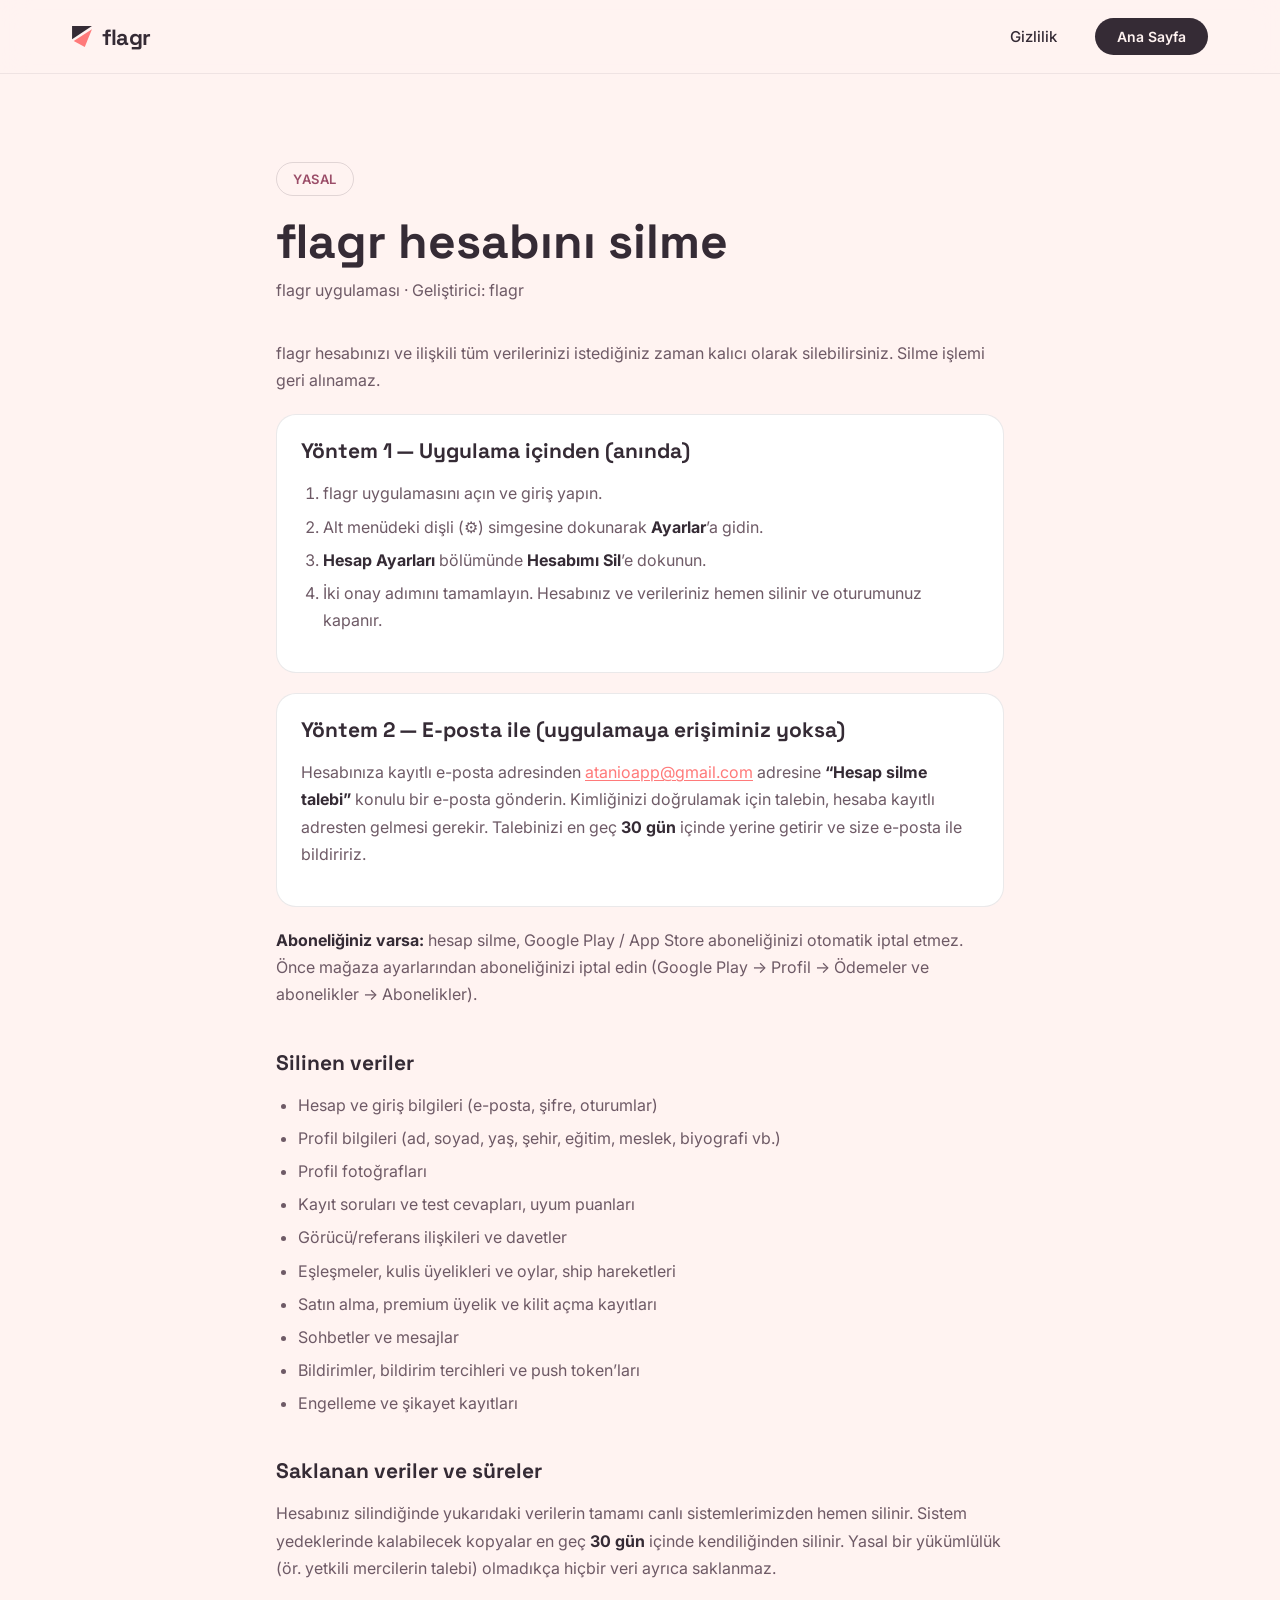
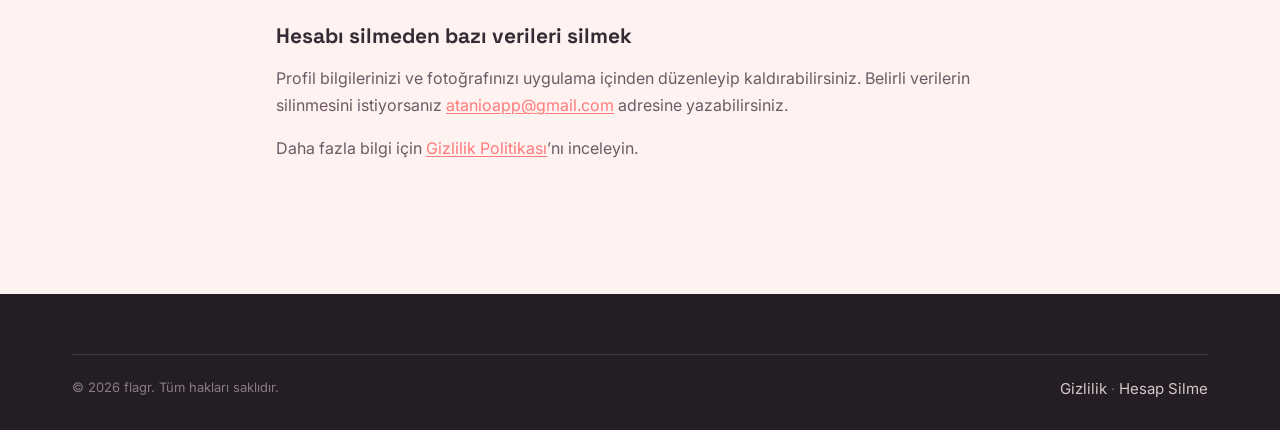
<file: hesap-silme.html>
<!DOCTYPE html>
<html lang="tr">
<head>
  <meta charset="utf-8" />
  <meta name="viewport" content="width=device-width, initial-scale=1" />
  <title>Hesap Silme — flagr</title>
  <meta name="description" content="flagr hesabınızı ve tüm verilerinizi nasıl kalıcı olarak silebilirsiniz: uygulama içinden veya e-posta ile." />
  <meta name="theme-color" content="#FFF3F1" />
  <link rel="canonical" href="https://flagr.com.tr/hesap-silme" />
  <link rel="icon" href="favicon.svg" type="image/svg+xml" />
  <link rel="preconnect" href="https://fonts.googleapis.com" />
  <link rel="preconnect" href="https://fonts.gstatic.com" crossorigin />
  <link href="https://fonts.googleapis.com/css2?family=Space+Grotesk:wght@500;600;700&family=Inter:wght@400;500;600;700;800&display=swap" rel="stylesheet" />
  <link rel="stylesheet" href="assets/css/styles.css" />
</head>

<body>
  <nav class="nav">
    <a class="brand" href="./" aria-label="flagr ana sayfa">
      <svg class="brand__mark" width="20" height="21" viewBox="0 0 31.24 32.97" aria-hidden="true">
        <polygon points="0,0 31.24,0 0,20.82" fill="#352B35"></polygon>
        <polygon points="2.61,23.43 31.24,5.21 19.96,32.97" fill="#FF7A7A"></polygon>
      </svg>
      <span class="brand__name">flagr</span>
    </a>
    <div class="nav__links">
      <a class="nav__link" href="gizlilik.html">Gizlilik</a>
      <a class="nav__cta" href="./">Ana Sayfa</a>
    </div>
  </nav>

  <main class="legal">
    <div class="badge">YASAL</div>
    <h1 class="legal__title">flagr hesabını silme</h1>
    <p class="legal__meta">flagr uygulaması · Geliştirici: flagr</p>

    <p>flagr hesabınızı ve ilişkili tüm verilerinizi istediğiniz zaman kalıcı olarak silebilirsiniz. Silme işlemi geri alınamaz.</p>

    <div class="legal__box">
      <h2>Yöntem 1 — Uygulama içinden (anında)</h2>
      <ol>
        <li>flagr uygulamasını açın ve giriş yapın.</li>
        <li>Alt menüdeki dişli (⚙) simgesine dokunarak <strong>Ayarlar</strong>’a gidin.</li>
        <li><strong>Hesap Ayarları</strong> bölümünde <strong>Hesabımı Sil</strong>’e dokunun.</li>
        <li>İki onay adımını tamamlayın. Hesabınız ve verileriniz hemen silinir ve oturumunuz kapanır.</li>
      </ol>
    </div>

    <div class="legal__box">
      <h2>Yöntem 2 — E-posta ile (uygulamaya erişiminiz yoksa)</h2>
      <p>Hesabınıza kayıtlı e-posta adresinden <a href="mailto:atanioapp@gmail.com?subject=Hesap%20silme%20talebi">atanioapp@gmail.com</a> adresine <strong>“Hesap silme talebi”</strong> konulu bir e-posta gönderin. Kimliğinizi doğrulamak için talebin, hesaba kayıtlı adresten gelmesi gerekir. Talebinizi en geç <strong>30 gün</strong> içinde yerine getirir ve size e-posta ile bildiririz.</p>
    </div>

    <p><strong>Aboneliğiniz varsa:</strong> hesap silme, Google Play / App Store aboneliğinizi otomatik iptal etmez. Önce mağaza ayarlarından aboneliğinizi iptal edin (Google Play → Profil → Ödemeler ve abonelikler → Abonelikler).</p>

    <h2>Silinen veriler</h2>
    <ul>
      <li>Hesap ve giriş bilgileri (e-posta, şifre, oturumlar)</li>
      <li>Profil bilgileri (ad, soyad, yaş, şehir, eğitim, meslek, biyografi vb.)</li>
      <li>Profil fotoğrafları</li>
      <li>Kayıt soruları ve test cevapları, uyum puanları</li>
      <li>Görücü/referans ilişkileri ve davetler</li>
      <li>Eşleşmeler, kulis üyelikleri ve oylar, ship hareketleri</li>
      <li>Satın alma, premium üyelik ve kilit açma kayıtları</li>
      <li>Sohbetler ve mesajlar</li>
      <li>Bildirimler, bildirim tercihleri ve push token’ları</li>
      <li>Engelleme ve şikayet kayıtları</li>
    </ul>

    <h2>Saklanan veriler ve süreler</h2>
    <p>Hesabınız silindiğinde yukarıdaki verilerin tamamı canlı sistemlerimizden hemen silinir. Sistem yedeklerinde kalabilecek kopyalar en geç <strong>30 gün</strong> içinde kendiliğinden silinir. Yasal bir yükümlülük (ör. yetkili mercilerin talebi) olmadıkça hiçbir veri ayrıca saklanmaz.</p>

    <h2>Hesabı silmeden bazı verileri silmek</h2>
    <p>Profil bilgilerinizi ve fotoğrafınızı uygulama içinden düzenleyip kaldırabilirsiniz. Belirli verilerin silinmesini istiyorsanız <a href="mailto:atanioapp@gmail.com">atanioapp@gmail.com</a> adresine yazabilirsiniz.</p>

    <p>Daha fazla bilgi için <a href="gizlilik.html">Gizlilik Politikası</a>’nı inceleyin.</p>
  </main>

  <footer class="footer">
    <div class="footer__bottom">
      <span>© <span data-year>2026</span> flagr. Tüm hakları saklıdır.</span>
      <span><a class="footer__link" href="gizlilik.html">Gizlilik</a> · <a class="footer__link" href="hesap-silme.html">Hesap Silme</a></span>
    </div>
  </footer>

  <script src="assets/js/main.js" defer></script>
</body>
</html>
</file>
<file: assets/css/styles.css>
/* =========================================================
   flagr — Tanıtım Sitesi
   Design tokens → base → components → responsive
   ========================================================= */

/* ---------- Design tokens ---------- */
:root {
  --cream:        #FFF3F1;
  --cream-alt:    #FCE9E5;
  --ink:          #352B35;
  --ink-deep:     #241D24;
  --coral:        #FF7A7A;
  --peach:        #FFC09F;
  --plum:         #9B4D68;
  --muted:        #6E5A66;
  --muted-soft:   #A896A2;
  --success:      #2BB673;

  --font-head: 'Space Grotesk', sans-serif;
  --font-body: 'Inter', sans-serif;

  --radius-pill: 999px;
  --section-x: clamp(24px, 6vw, 72px);
  --section-y: clamp(90px, 10vw, 140px);
  --maxw: 1200px;
}

/* ---------- Reset / base ---------- */
*, *::before, *::after { box-sizing: border-box; }

html { scroll-behavior: smooth; }

body {
  margin: 0;
  font-family: var(--font-body);
  background: var(--cream);
  color: var(--ink);
  overflow-x: hidden;
  position: relative;
  -webkit-font-smoothing: antialiased;
}

img, svg { display: block; max-width: 100%; }

a { color: var(--coral); text-decoration: none; }
a:hover { color: var(--plum); }

::selection { background: var(--coral); color: var(--ink); }
input::placeholder { color: var(--muted-soft); }

.sr-only {
  position: absolute; width: 1px; height: 1px;
  padding: 0; margin: -1px; overflow: hidden;
  clip: rect(0, 0, 0, 0); white-space: nowrap; border: 0;
}

.accent { color: var(--coral); }

/* ---------- Shared badge ---------- */
.badge {
  display: inline-block;
  padding: 8px 16px;
  border-radius: var(--radius-pill);
  border: 1px solid rgba(53, 43, 53, 0.15);
  font-size: 13px;
  font-weight: 600;
  letter-spacing: 0.5px;
  color: var(--plum);
}
.badge--onDark {
  border-color: rgba(255, 243, 241, 0.2);
  color: var(--peach);
}

/* ---------- Buttons ---------- */
.btn {
  border: none;
  cursor: pointer;
  border-radius: var(--radius-pill);
  font-family: var(--font-body);
  font-weight: 700;
  font-size: 16px;
  padding: 16px 28px;
  transition: background 0.2s ease, color 0.2s ease;
}
.btn--dark  { background: var(--ink); color: var(--cream); }
.btn--dark:hover  { background: var(--coral); color: var(--ink); }
.btn--coral { background: var(--coral); color: var(--ink); }
.btn--coral:hover { background: var(--peach); }

/* ---------- Nav ---------- */
.nav {
  position: sticky;
  top: 0;
  z-index: 50;
  display: flex;
  justify-content: space-between;
  align-items: center;
  padding: 18px var(--section-x);
  background: rgba(255, 243, 241, 0.86);
  backdrop-filter: blur(14px);
  -webkit-backdrop-filter: blur(14px);
  border-bottom: 1px solid rgba(53, 43, 53, 0.08);
}
.brand { display: flex; align-items: center; gap: 10px; }
.brand__name {
  font-family: var(--font-head);
  font-weight: 700;
  font-size: 22px;
  letter-spacing: -0.5px;
  color: var(--ink);
}
.brand__name--light { color: var(--cream); }

.nav__links { display: flex; align-items: center; gap: clamp(16px, 3vw, 40px); }
.nav__link {
  color: var(--ink);
  font-weight: 500;
  font-size: 15px;
}
.nav__link:hover { color: var(--coral); }
.nav__link--desktop { display: none; }
.nav__cta {
  background: var(--ink);
  color: var(--cream);
  padding: 10px 22px;
  border-radius: var(--radius-pill);
  font-weight: 600;
  font-size: 14px;
  transition: background 0.2s ease, color 0.2s ease;
}
.nav__cta:hover { background: var(--coral); color: var(--ink); }

/* ---------- Hero ---------- */
.hero {
  position: relative;
  padding: clamp(56px, 9vw, 120px) var(--section-x) clamp(80px, 8vw, 110px);
  display: grid;
  grid-template-columns: 1.3fr 0.8fr;
  gap: 40px;
  align-items: center;
  max-width: var(--maxw);
  margin: 0 auto;
}
.hero__title {
  font-family: var(--font-head);
  font-size: clamp(44px, 6.5vw, 100px);
  font-weight: 700;
  line-height: 0.98;
  letter-spacing: -2px;
  margin: 24px 0 20px;
  text-wrap: pretty;
}
.hero__lead {
  font-size: clamp(16px, 1.6vw, 19px);
  color: var(--muted);
  max-width: 520px;
  line-height: 1.6;
  margin: 0;
}

.hero__art {
  position: relative;
  height: clamp(300px, 36vw, 480px);
}
.hero__blob {
  position: absolute;
  top: 8%; left: 12%;
  width: 70%;
  aspect-ratio: 1;
  border-radius: 50%;
  background: var(--peach);
  opacity: 0.55;
  filter: blur(2px);
}
.hero__flag { position: absolute; }
.hero__flag--big {
  top: 20%; left: 22%;
  width: clamp(180px, 22vw, 300px);
  animation: floatSlow 7s ease-in-out infinite;
}
.hero__flag--small {
  bottom: 4%; right: 4%;
  width: 90px;
  animation: floatSlow2 8s ease-in-out infinite;
}

/* ---------- Waitlist form ---------- */
.waitlist {
  display: flex;
  gap: 12px;
  flex-wrap: wrap;
  margin-top: 32px;
  scroll-margin-top: 110px;
}
.waitlist--center { justify-content: center; margin-top: 0; }
.waitlist__input {
  padding: 16px 20px;
  border-radius: var(--radius-pill);
  border: 1px solid rgba(53, 43, 53, 0.15);
  font-size: 16px;
  font-family: var(--font-body);
  min-width: 260px;
  background: #fff;
  flex: 1;
  color: var(--ink);
}
.waitlist__input--light {
  border: none;
  background: var(--cream);
  min-width: 280px;
  flex: 0 1 auto;
}
.waitlist__input:focus-visible {
  outline: 2px solid var(--coral);
  outline-offset: 2px;
}
.waitlist__success {
  margin: 16px 0 0;
  font-weight: 600;
  color: var(--success);
}
.waitlist__success--onDark { color: var(--peach); }
.waitlist__error {
  margin: 16px 0 0;
  font-weight: 600;
  color: var(--coral);
}
.waitlist__error--onDark { color: var(--peach); }
.waitlist__note {
  margin: 12px 0 0;
  font-size: 13px;
  color: var(--muted-soft);
}

/* honeypot — ekranda ve okuyucuda görünmez, DOM'da var */
.hp {
  position: absolute !important;
  left: -9999px !important;
  width: 1px;
  height: 1px;
  opacity: 0;
  pointer-events: none;
}

/* ---------- Marquee ---------- */
.marquee {
  background: var(--coral);
  transform: skewY(-3deg);
  margin: -30px 0 -10px;
  overflow: hidden;
  padding: 20px 0;
  position: relative;
  z-index: 2;
}
.marquee__track {
  display: flex;
  gap: 40px;
  width: max-content;
  transform: skewY(3deg);
  animation: marquee 24s linear infinite;
}
.marquee__item {
  display: flex;
  align-items: center;
  gap: 40px;
  font-family: var(--font-head);
  font-weight: 700;
  font-size: clamp(20px, 2.4vw, 30px);
  letter-spacing: 1px;
  color: var(--ink);
  text-transform: uppercase;
  white-space: nowrap;
}
.marquee__item svg { width: 12px; height: 13px; }

/* ---------- Generic section ---------- */
.section {
  padding: var(--section-y) var(--section-x);
  position: relative;
  z-index: 1;
  max-width: var(--maxw);
  margin: 0 auto;
  scroll-margin-top: 90px;
}
.section--dark {
  background: var(--ink);
  color: var(--cream);
  max-width: none;
  margin: 0;
}
.section--faq {
  background: var(--cream-alt);
  max-width: none;
  margin: 0;
}
/* keep inner content of full-bleed sections constrained */
.section--dark > *, .section--faq > * { max-width: var(--maxw); margin-left: auto; margin-right: auto; }

.section__title {
  font-family: var(--font-head);
  font-size: clamp(34px, 4.5vw, 60px);
  font-weight: 700;
  letter-spacing: -1.5px;
  margin: 16px 0 48px;
  max-width: 700px;
}
.section__title--light { color: var(--cream); }

/* ---------- Steps ---------- */
.steps {
  display: grid;
  grid-template-columns: repeat(auto-fit, minmax(240px, 1fr));
  gap: 48px;
}
.step { border-top: 2px solid rgba(53, 43, 53, 0.15); padding-top: 24px; }
.step__num {
  display: block;
  font-family: var(--font-head);
  font-size: 68px;
  font-weight: 700;
  color: transparent;
  -webkit-text-stroke: 2px var(--coral);
  margin-bottom: 16px;
}
.step__title {
  font-family: var(--font-head);
  font-size: 23px;
  font-weight: 700;
  margin: 0 0 12px;
}
.step__desc { color: var(--muted); line-height: 1.6; font-size: 16px; margin: 0; }

/* ---------- Features ---------- */
.features {
  display: grid;
  grid-template-columns: repeat(auto-fit, minmax(280px, 1fr));
  gap: 1px;
  background: rgba(255, 255, 255, 0.12);
  border: 1px solid rgba(255, 255, 255, 0.12);
}
.feature {
  background: var(--ink);
  padding: 40px;
  transition: background 0.2s ease;
}
.feature:hover { background: rgba(255, 122, 122, 0.1); }
.feature__mark { margin-bottom: 18px; }
.feature__title {
  font-family: var(--font-head);
  color: var(--peach);
  font-size: 22px;
  font-weight: 700;
  margin: 0 0 10px;
}
.feature__desc { color: rgba(255, 243, 241, 0.72); line-height: 1.6; margin: 0; font-size: 15.5px; }

/* ---------- Compare ---------- */
.compare {
  display: grid;
  grid-template-columns: repeat(auto-fit, minmax(300px, 1fr));
  gap: clamp(32px, 5vw, 64px);
}
.compare__head {
  font-family: var(--font-head);
  font-size: 18px;
  font-weight: 700;
  letter-spacing: 0.5px;
  text-transform: uppercase;
  margin: 0 0 24px;
}
.compare__head--old { color: var(--muted-soft); }
.compare__head--new { color: var(--coral); }
.compare__row {
  display: flex;
  gap: 14px;
  align-items: flex-start;
  padding-bottom: 22px;
  margin-bottom: 22px;
  border-bottom: 1px solid rgba(53, 43, 53, 0.1);
}
.compare__mark { font-size: 20px; font-weight: 700; width: 22px; flex-shrink: 0; }
.compare__mark--old { color: var(--muted-soft); }
.compare__mark--new { color: var(--coral); }
.compare__text { margin: 0; font-size: 16px; line-height: 1.5; }
.compare__text--old { color: var(--muted); }
.compare__text--new { color: var(--ink); font-weight: 600; }

/* ---------- FAQ ---------- */
.faq { max-width: 760px; margin-left: 0; }
.faq__item { border-bottom: 1px solid rgba(53, 43, 53, 0.15); }
.faq__q {
  width: 100%;
  display: flex;
  justify-content: space-between;
  align-items: center;
  gap: 20px;
  padding: 24px 0;
  background: none;
  border: none;
  cursor: pointer;
  text-align: left;
  font-family: var(--font-head);
  font-size: 19px;
  font-weight: 600;
  color: var(--ink);
}
/* plus / minus icon */
.faq__icon {
  position: relative;
  width: 22px;
  height: 22px;
  flex-shrink: 0;
}
.faq__icon::before,
.faq__icon::after {
  content: "";
  position: absolute;
  background: var(--ink);
  transition: opacity 0.2s ease;
}
.faq__icon::before { top: 10px; left: 0; width: 22px; height: 2px; }   /* horizontal */
.faq__icon::after  { top: 0; left: 10px; width: 2px; height: 22px; }   /* vertical   */
.faq__q[aria-expanded="true"] .faq__icon::after { opacity: 0; }        /* becomes minus */

.faq__a {
  overflow: hidden;
  max-height: 0;
  transition: max-height 0.3s ease;
}
.faq__a p {
  margin: 0 0 24px;
  color: var(--muted);
  line-height: 1.6;
  font-size: 16px;
  max-width: 640px;
}
.faq__q[aria-expanded="true"] + .faq__a { max-height: 320px; }

/* ---------- Final CTA ---------- */
.cta {
  background: var(--ink);
  color: var(--cream);
  padding: clamp(100px, 12vw, 160px) var(--section-x);
  text-align: center;
}
.cta__title {
  font-family: var(--font-head);
  font-size: clamp(36px, 5.5vw, 72px);
  font-weight: 700;
  letter-spacing: -1.5px;
  margin: 0 0 20px;
  color: var(--cream);
}
.cta__lead {
  color: rgba(255, 243, 241, 0.7);
  font-size: 18px;
  max-width: 480px;
  margin: 0 auto 36px;
}

/* ---------- Footer ---------- */
.footer {
  background: var(--ink-deep);
  color: rgba(255, 243, 241, 0.8);
  padding: 60px var(--section-x) 32px;
}
.footer__top {
  display: flex;
  justify-content: space-between;
  flex-wrap: wrap;
  gap: 40px;
  padding-bottom: 40px;
  max-width: var(--maxw);
  margin: 0 auto;
}
.footer__brand { max-width: 320px; }
.footer__brand .brand { margin-bottom: 16px; }
.footer__desc {
  font-size: 14px;
  line-height: 1.6;
  margin: 0;
  color: rgba(255, 243, 241, 0.55);
}
.footer__cols { display: flex; gap: 64px; flex-wrap: wrap; }
.footer__heading {
  font-size: 13px;
  letter-spacing: 0.5px;
  text-transform: uppercase;
  color: rgba(255, 243, 241, 0.45);
  margin: 0 0 16px;
}
.footer__col { display: flex; flex-direction: column; }
.footer__link {
  color: rgba(255, 243, 241, 0.8);
  font-size: 15px;
  margin-bottom: 10px;
}
.footer__link:hover { color: var(--coral); }
.footer__social { display: flex; gap: 12px; }
.footer__social-link {
  width: 38px; height: 38px;
  border-radius: 50%;
  border: 1px solid rgba(255, 243, 241, 0.25);
  display: flex; align-items: center; justify-content: center;
  font-size: 13px; font-weight: 600;
  color: var(--cream);
  transition: border-color 0.2s ease, color 0.2s ease;
}
.footer__social-link:hover { border-color: var(--coral); color: var(--coral); }
.footer__bottom {
  border-top: 1px solid rgba(255, 243, 241, 0.12);
  padding-top: 24px;
  display: flex;
  justify-content: space-between;
  flex-wrap: wrap;
  gap: 12px;
  max-width: var(--maxw);
  margin: 0 auto;
}
.footer__bottom span { font-size: 13px; color: rgba(255, 243, 241, 0.45); }

/* ---------- Keyframes ---------- */
@keyframes marquee {
  from { transform: translateX(0) skewY(3deg); }
  to   { transform: translateX(-50%) skewY(3deg); }
}
@keyframes floatSlow {
  0%, 100% { transform: translateY(0) rotate(-6deg); }
  50%      { transform: translateY(-20px) rotate(-2deg); }
}
@keyframes floatSlow2 {
  0%, 100% { transform: translateY(0) rotate(14deg); }
  50%      { transform: translateY(14px) rotate(18deg); }
}

/* ---------- Responsive ---------- */
@media (min-width: 900px) {
  .nav__link--desktop { display: inline; }
}
@media (max-width: 860px) {
  .hero {
    grid-template-columns: 1fr;
    gap: 24px;
  }
  .hero__art { height: clamp(240px, 60vw, 360px); order: -1; }
}
@media (max-width: 560px) {
  .waitlist__input { min-width: 100%; }
  .btn { width: 100%; }
  .footer__top { flex-direction: column; gap: 32px; }
}

/* ---------- Reduced motion ---------- */
@media (prefers-reduced-motion: reduce) {
  html { scroll-behavior: auto; }
  .marquee__track,
  .hero__flag--big,
  .hero__flag--small { animation: none; }
  .faq__a { transition: none; }
}

/* ---------- Yasal sayfalar (gizlilik, hesap silme) ---------- */
.legal {
  max-width: 760px;
  margin: 0 auto;
  padding: clamp(48px, 7vw, 88px) 16px clamp(72px, 9vw, 120px);
}
.legal__title {
  font-family: var(--font-head);
  font-size: clamp(32px, 5vw, 48px);
  line-height: 1.1;
  margin: 20px 0 8px;
  color: var(--ink);
}
.legal__meta { font-size: 14px; color: var(--muted); margin: 0 0 36px; }
.legal h2 {
  font-family: var(--font-head);
  font-size: 21px;
  margin: 40px 0 12px;
  color: var(--ink);
}
.legal p, .legal li { font-size: 16px; line-height: 1.7; color: var(--muted); }
.legal li { margin-bottom: 6px; }
.legal ul, .legal ol { padding-left: 22px; }
.legal strong { color: var(--ink); }
.legal a { text-decoration: underline; text-underline-offset: 2px; }
.legal__toc {
  background: var(--cream-alt);
  border-radius: 20px;
  padding: 20px 24px;
  margin-bottom: 8px;
}
.legal__toc ol { margin: 0; columns: 2; column-gap: 32px; }
.legal__toc li { font-size: 15px; margin-bottom: 4px; break-inside: avoid; }
.legal__box {
  background: #fff;
  border: 1px solid rgba(53, 43, 53, 0.1);
  border-radius: 20px;
  padding: 22px 24px;
  margin: 20px 0;
}
.legal__box h2 { margin-top: 0; }
.legal table { width: 100%; border-collapse: collapse; margin: 12px 0; font-size: 15px; }
.legal th, .legal td {
  text-align: left; vertical-align: top;
  padding: 10px 12px;
  border-bottom: 1px solid rgba(53, 43, 53, 0.1);
  color: var(--muted);
  line-height: 1.5;
}
.legal th { color: var(--ink); font-weight: 600; }
.table-wrap { overflow-x: auto; }
@media (max-width: 560px) {
  .legal__toc ol { columns: 1; }
}
</file>
